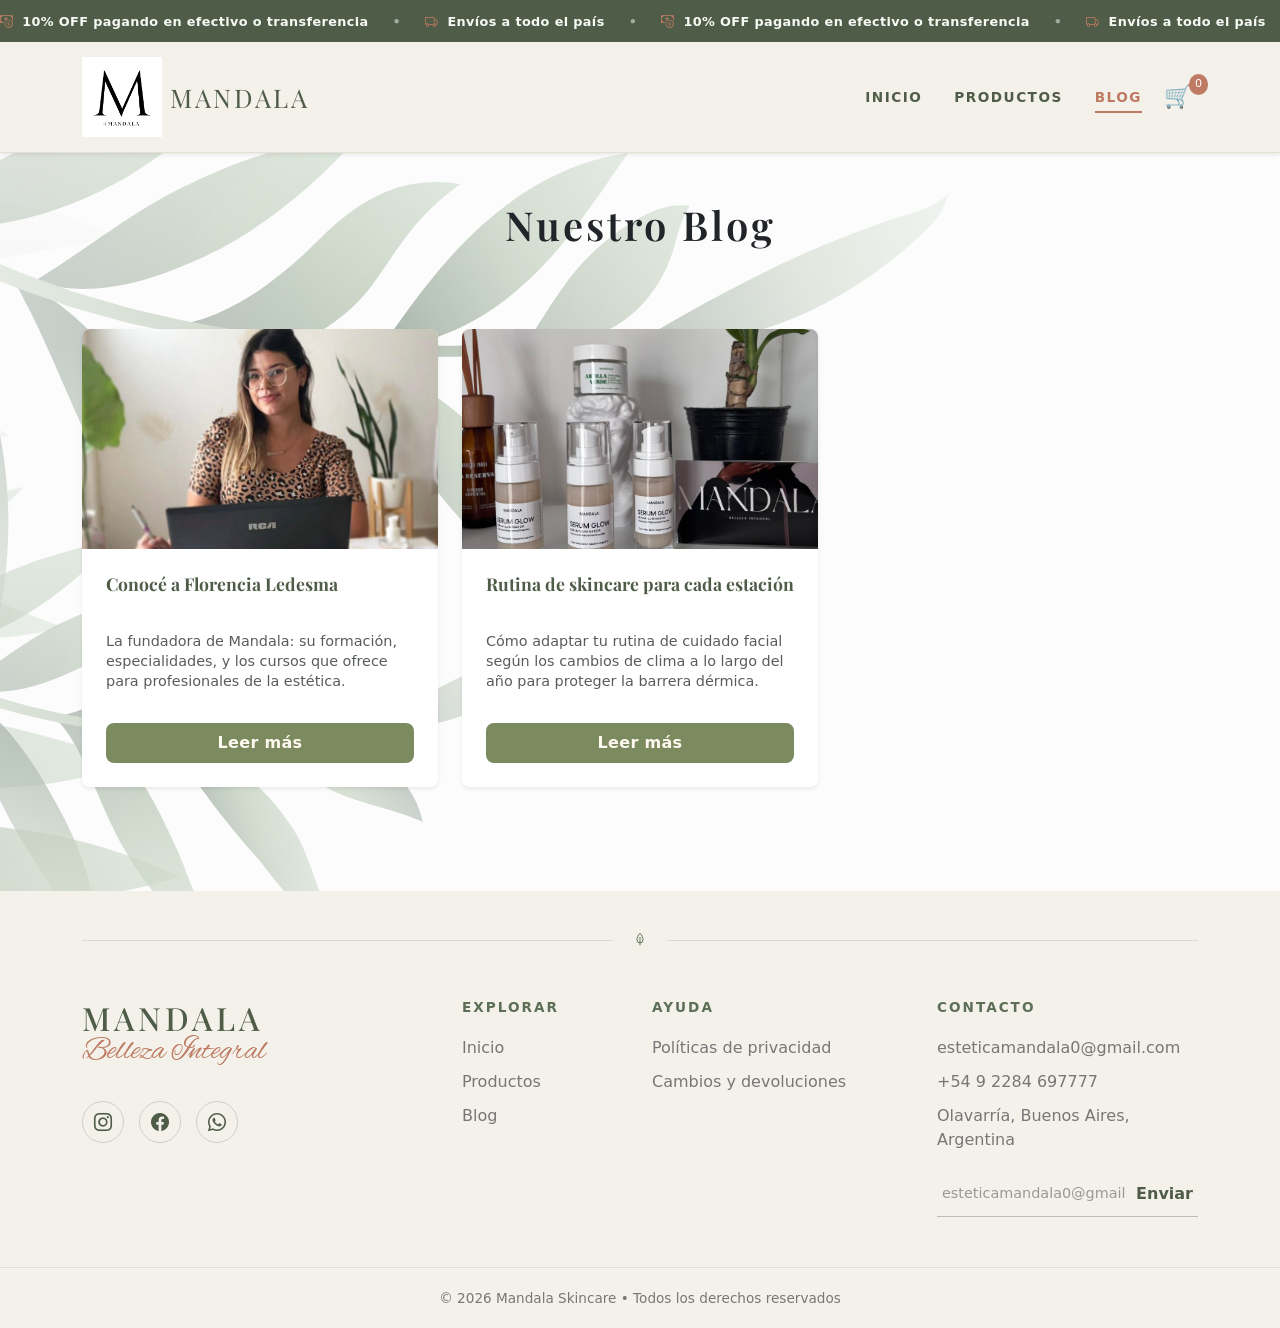
<file: blog.html>
<!DOCTYPE html>
<html lang="es">
<head>
    <meta charset="UTF-8">
    <meta name="viewport" content="width=device-width, initial-scale=1.0">
    <link href="https://fonts.googleapis.com/css2?family=Playfair+Display:wght@600&display=swap" rel="stylesheet">
    <link rel="stylesheet" href="https://cdn.jsdelivr.net/npm/bootstrap-icons@1.11.3/font/bootstrap-icons.min.css">
    <link href="https://fonts.googleapis.com/css2?family=Montserrat:wght@600&family=Alex+Brush&display=swap" rel="stylesheet">
    <title>Blog — Mandala Skincare</title>
    
    <!-- Bootstrap -->
    <link href="https://cdn.jsdelivr.net/npm/bootstrap@5.3.3/dist/css/bootstrap.min.css" rel="stylesheet">
    <!-- CSS propio -->
    <link rel="stylesheet" href="css/style.css">
</head>
<body>

    <div id="header"></div>

    <script>
    fetch("header.html")
        .then(response => response.text())
        .then(data => {
            const contenedorHeader = document.getElementById("header");
            contenedorHeader.innerHTML = data;

            contenedorHeader.querySelectorAll("script").forEach(scriptViejo => {
                const scriptNuevo = document.createElement("script");
                if (scriptViejo.src) {
                    scriptNuevo.src = scriptViejo.src;
                } else {
                    scriptNuevo.textContent = scriptViejo.textContent;
                }
                document.body.appendChild(scriptNuevo);
            });

            // El contador y el panel del carrito viven acá adentro (header.html);
            // ahora que ya existen, los actualizamos.
            if (typeof actualizarCarrito === "function") actualizarCarrito();
        });
    </script>

    <header class="py-5 text-center">
        <h1 class="titulo-bold text-dark" style="font-size: 2.5rem; font-family: 'Playfair Display', serif;">Nuestro Blog</h1>
    </header>

    <!-- REJILLA DE ARTÍCULOS CON ANIMACIONES INTEGRADAS -->
    <section class="container py-4">
        <div class="row row-cols-1 row-cols-sm-2 row-cols-lg-3 g-4 filas-animadas">

            <!-- Nota 1 -->
            <div class="col">
                <div class="card shadow-sm border-0 rounded-3 overflow-hidden h-100">
                    <div style="height: 220px; overflow: hidden;">
                        <img src="img/flora.jpeg" class="w-100 h-100 object-fit-cover">
                    </div>
                    <div class="card-body p-4 d-flex flex-column">
                        <h5 class="fw-bold mb-2" style="font-family: 'Playfair Display', serif; color: #4f5d48;">Conocé a Florencia Ledesma</h5>
                        <p class="text-muted small flex-grow-1">La fundadora de Mandala: su formación, especialidades, y los cursos que ofrece para profesionales de la estética.</p>
                        <a href="blog/florencia-ledesma.html" class="btn-mandala text-center d-block mt-3 py-2 text-decoration-none">Leer más</a>
                    </div>
                </div>
            </div>

            <!-- Nota 2 -->
            <div class="col">
                <div class="card shadow-sm border-0 rounded-3 overflow-hidden h-100">
                    <div style="height: 220px; overflow: hidden;">
                        <img src="img/iniciorutinas.jpeg" class="w-100 h-100 object-fit-cover">
                    </div>
                    <div class="card-body p-4 d-flex flex-column">
                        <h5 class="fw-bold mb-2" style="font-family: 'Playfair Display', serif; color: #4f5d48;">Rutina de skincare para cada estación</h5>
                        <p class="text-muted small flex-grow-1">Cómo adaptar tu rutina de cuidado facial según los cambios de clima a lo largo del año para proteger la barrera dérmica.</p>
                        <a href="blog/rutinas.html" class="btn-mandala text-center d-block mt-3 py-2 text-decoration-none">Leer más</a>
                    </div>
                </div>
            </div>

        </div>
    </section>

    <div id="footer"></div>

    <script>
    fetch("footer.html")
        .then(response => response.text())
        .then(data => {
            const contenedorFooter = document.getElementById("footer");
            contenedorFooter.innerHTML = data;

            contenedorFooter.querySelectorAll("script").forEach(scriptViejo => {
                const scriptNuevo = document.createElement("script");
                if (scriptViejo.src) {
                    scriptNuevo.src = scriptViejo.src;
                } else {
                    scriptNuevo.textContent = scriptViejo.textContent;
                }
                document.body.appendChild(scriptNuevo);
            });
        });
    </script>

    <script src="https://cdn.jsdelivr.net/npm/bootstrap@5.3.3/dist/js/bootstrap.bundle.min.js"></script>
    <script src="js/script.js?v=4"></script>
</body>
</html>
</file>
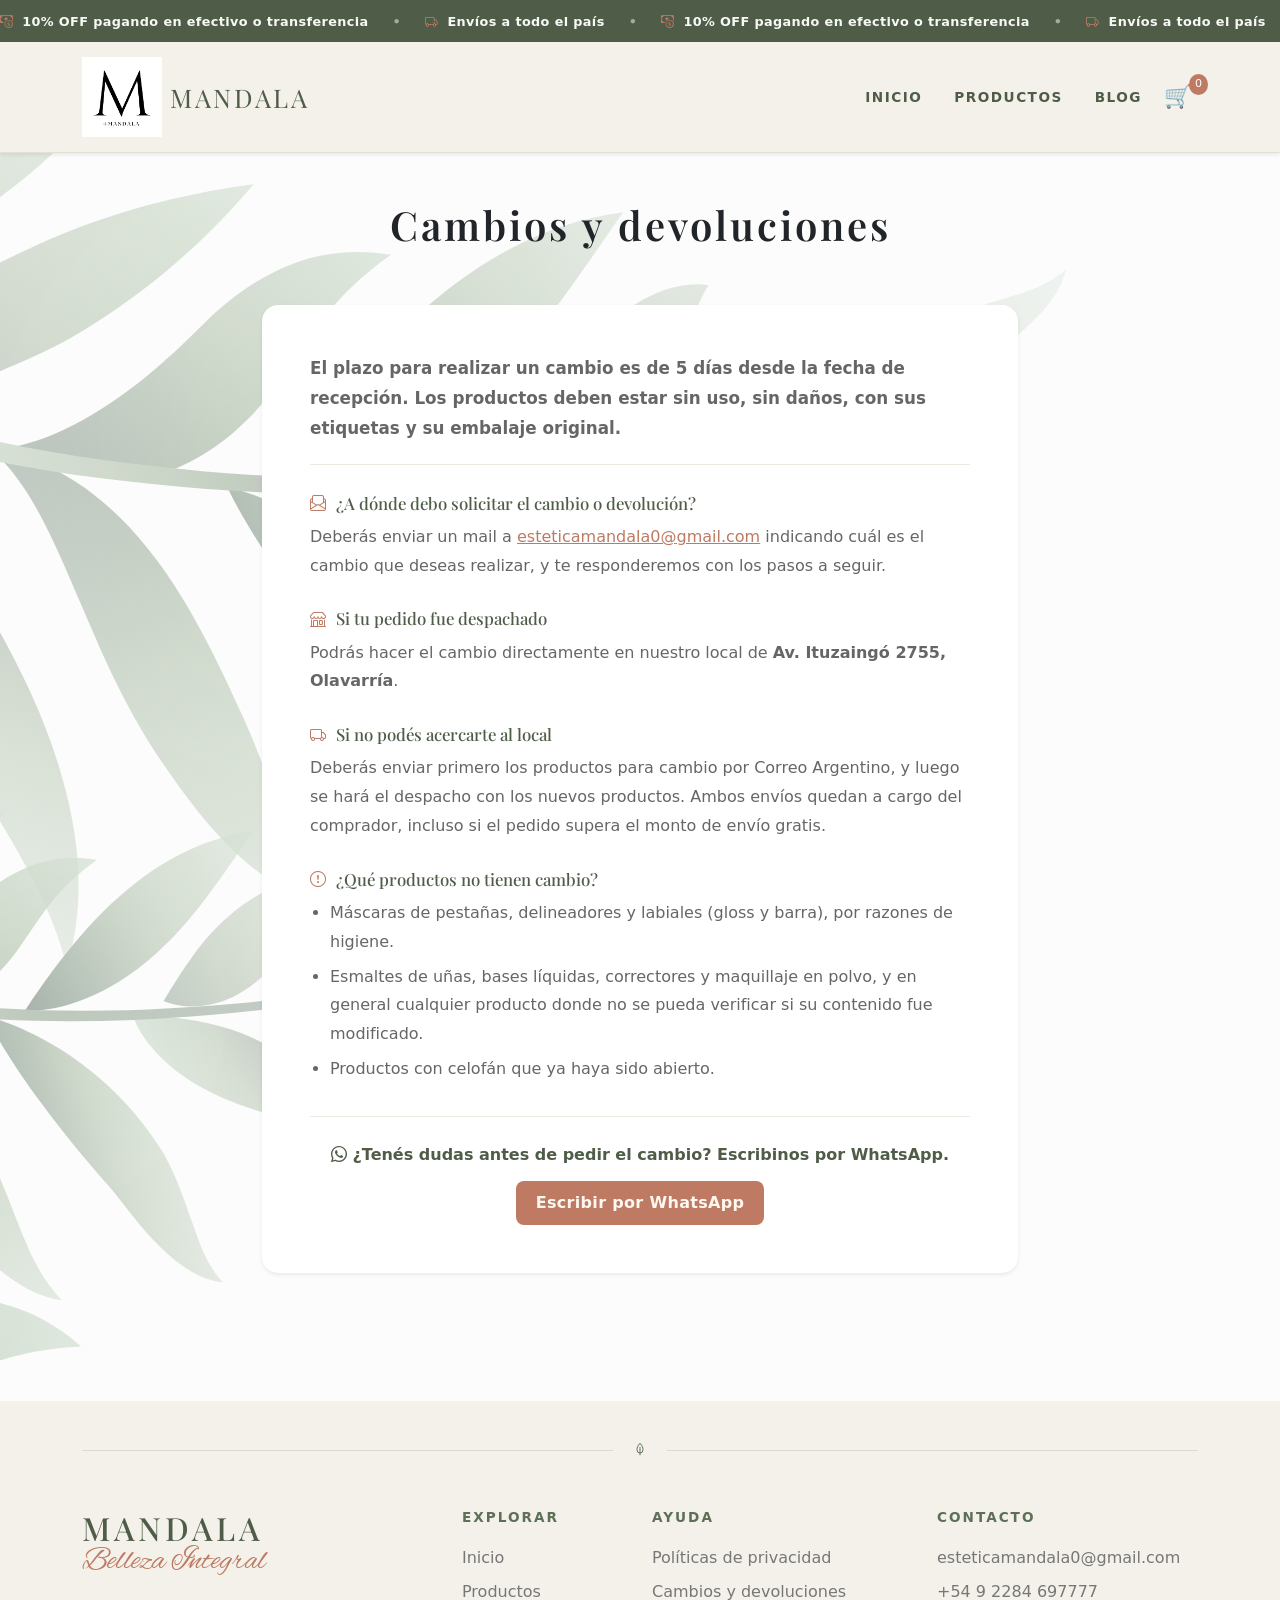
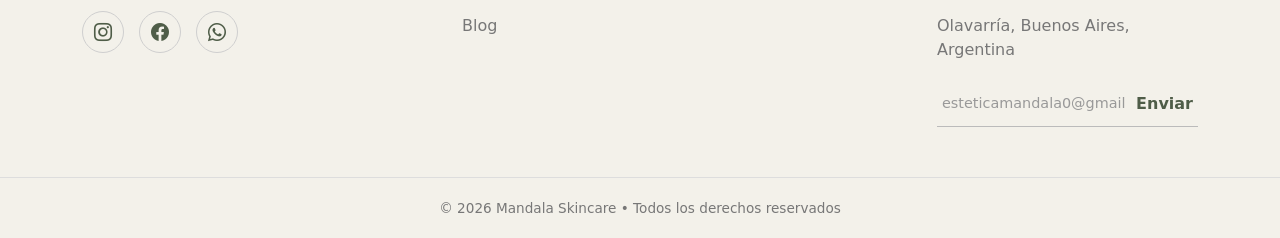
<file: cambios-y-devoluciones.html>
<!DOCTYPE html>
<html lang="es">
<head>
    <meta charset="UTF-8">
    <meta name="viewport" content="width=device-width, initial-scale=1.0">
    <link href="https://fonts.googleapis.com/css2?family=Playfair+Display:wght@600&display=swap" rel="stylesheet">
    <link rel="stylesheet" href="https://cdn.jsdelivr.net/npm/bootstrap-icons@1.11.3/font/bootstrap-icons.min.css">
    <link href="https://fonts.googleapis.com/css2?family=Montserrat:wght@600&family=Alex+Brush&display=swap" rel="stylesheet">
    <title>Cambios y devoluciones — Mandala Skincare</title>
    <meta name="description" content="Conocé cómo funcionan los cambios y devoluciones en Mandala Skincare: plazos, pasos a seguir y qué productos no tienen cambio.">

    <link rel="icon" href="data:,">

    <!-- Bootstrap -->
    <link href="https://cdn.jsdelivr.net/npm/bootstrap@5.3.3/dist/css/bootstrap.min.css" rel="stylesheet">
    <!-- CSS propio -->
    <link rel="stylesheet" href="css/style.css">
</head>
<body>

    <div id="header"></div>

    <script>
    fetch("header.html")
        .then(response => response.text())
        .then(data => {
            const contenedorHeader = document.getElementById("header");
            contenedorHeader.innerHTML = data;

            contenedorHeader.querySelectorAll("script").forEach(scriptViejo => {
                const scriptNuevo = document.createElement("script");
                if (scriptViejo.src) {
                    scriptNuevo.src = scriptViejo.src;
                } else {
                    scriptNuevo.textContent = scriptViejo.textContent;
                }
                document.body.appendChild(scriptNuevo);
            });

            if (typeof actualizarCarrito === "function") actualizarCarrito();
        });
    </script>

    <header class="py-5 text-center">
        <h1 class="titulo-bold text-dark" style="font-size: 2.5rem; font-family: 'Playfair Display', serif;">Cambios y devoluciones</h1>
    </header>

    <section class="container pb-5" style="max-width: 780px;">
        <div class="bg-white rounded-4 shadow-sm p-4 p-md-5 pagina-legal">

            <p class="pagina-legal-intro">
                El plazo para realizar un cambio es de <strong>5 días</strong> desde la fecha de recepción.
                Los productos deben estar sin uso, sin daños, con sus etiquetas y su embalaje original.
            </p>

            <h2><i class="bi bi-envelope-paper"></i> ¿A dónde debo solicitar el cambio o devolución?</h2>
            <p>
                Deberás enviar un mail a
                <a href="mailto:esteticamandala0@gmail.com">esteticamandala0@gmail.com</a>
                indicando cuál es el cambio que deseas realizar, y te responderemos con los pasos a seguir.
            </p>

            <h2><i class="bi bi-shop"></i> Si tu pedido fue despachado</h2>
            <p>
                Podrás hacer el cambio directamente en nuestro local de
                <strong>Av. Ituzaingó 2755, Olavarría</strong>.
            </p>

            <h2><i class="bi bi-truck"></i> Si no podés acercarte al local</h2>
            <p>
                Deberás enviar primero los productos para cambio por Correo Argentino, y luego se hará el
                despacho con los nuevos productos. Ambos envíos quedan a cargo del comprador, incluso si el
                pedido supera el monto de envío gratis.
            </p>

            <h2><i class="bi bi-exclamation-circle"></i> ¿Qué productos no tienen cambio?</h2>
            <ul class="pagina-legal-lista">
                <li>Máscaras de pestañas, delineadores y labiales (gloss y barra), por razones de higiene.</li>
                <li>Esmaltes de uñas, bases líquidas, correctores y maquillaje en polvo, y en general cualquier producto donde no se pueda verificar si su contenido fue modificado.</li>
                <li>Productos con celofán que ya haya sido abierto.</li>
            </ul>

            <div class="pagina-legal-contacto">
                <p class="mb-1"><i class="bi bi-whatsapp"></i> ¿Tenés dudas antes de pedir el cambio? Escribinos por WhatsApp.</p>
                <a href="https://wa.me/5492284697777" target="_blank" class="btn-contacto-legal d-inline-block mt-2">Escribir por WhatsApp</a>
            </div>

        </div>
    </section>

    <div id="footer"></div>

    <script>
    fetch("footer.html")
        .then(response => response.text())
        .then(data => {
            const contenedorFooter = document.getElementById("footer");
            contenedorFooter.innerHTML = data;

            contenedorFooter.querySelectorAll("script").forEach(scriptViejo => {
                const scriptNuevo = document.createElement("script");
                if (scriptViejo.src) {
                    scriptNuevo.src = scriptViejo.src;
                } else {
                    scriptNuevo.textContent = scriptViejo.textContent;
                }
                document.body.appendChild(scriptNuevo);
            });
        });
    </script>

    <script src="https://cdn.jsdelivr.net/npm/bootstrap@5.3.3/dist/js/bootstrap.bundle.min.js"></script>
    <script src="js/script.js?v=4"></script>
</body>
</html>
</file>
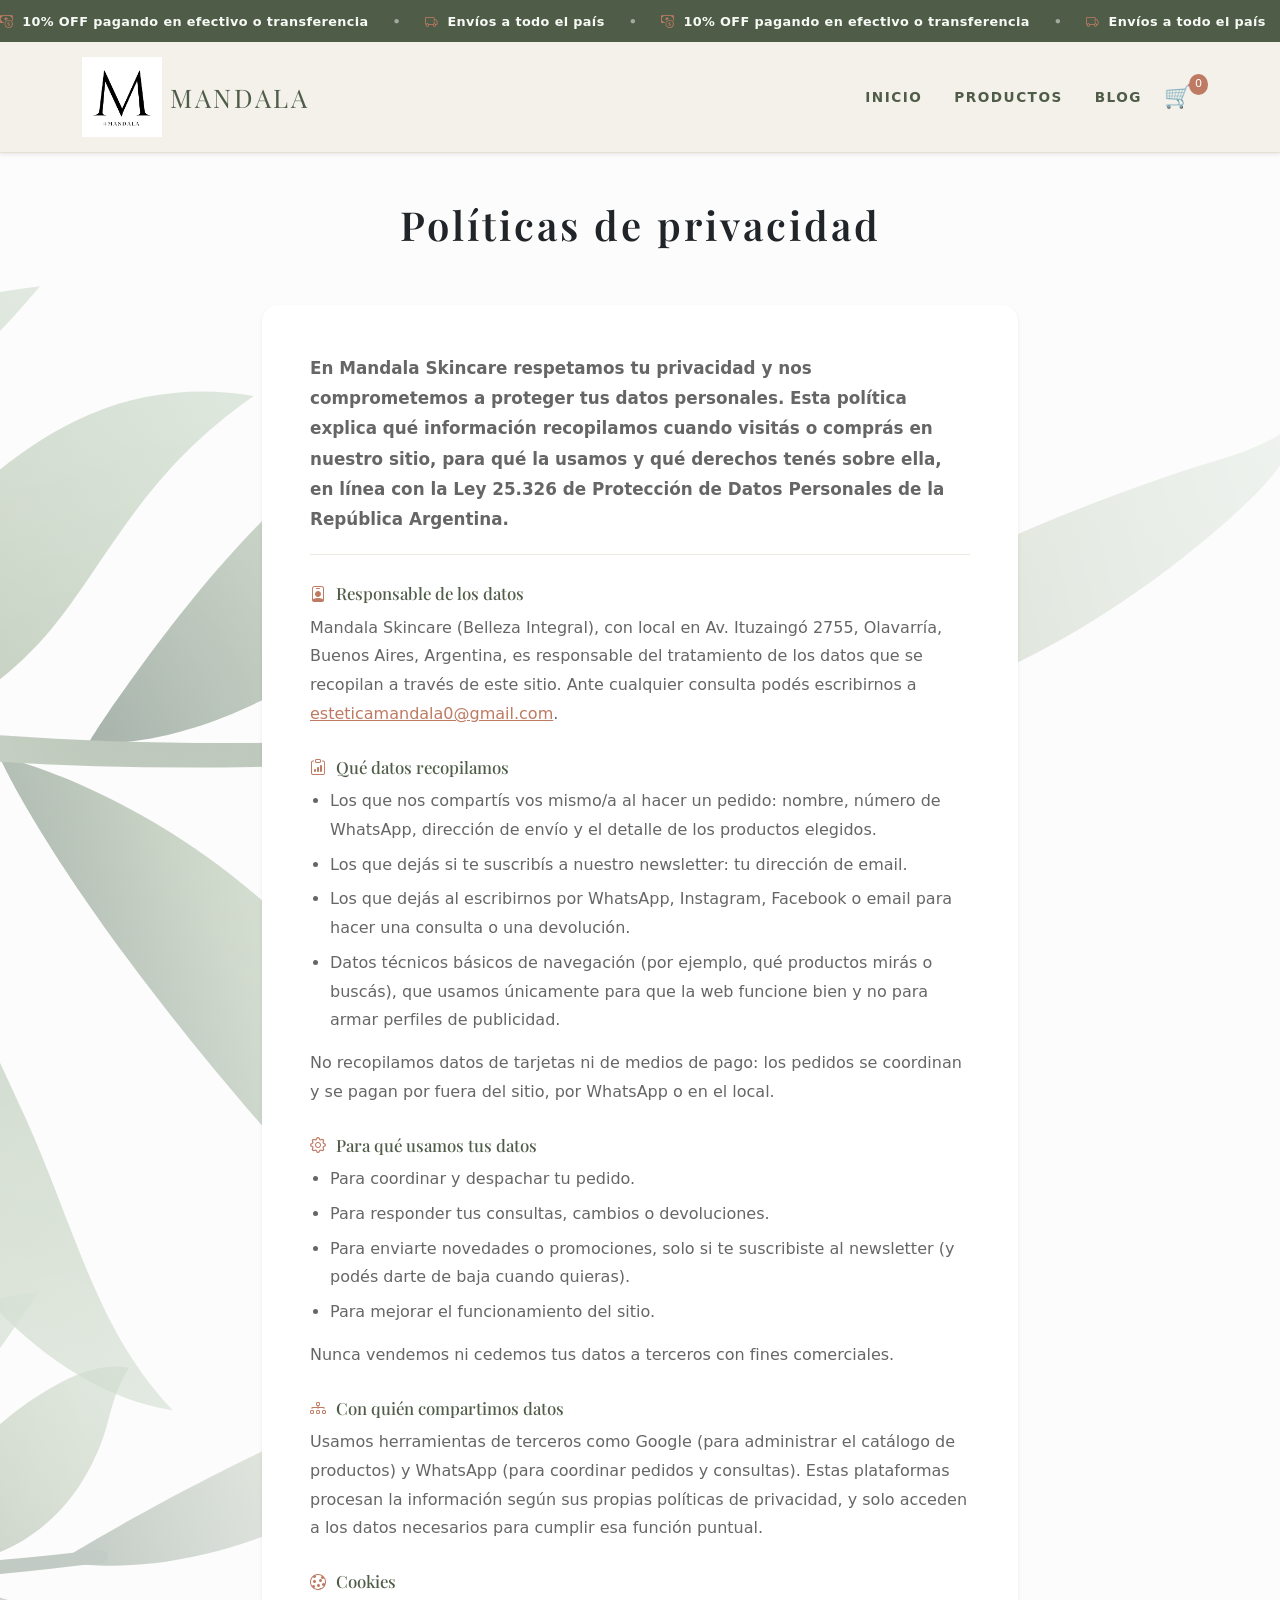
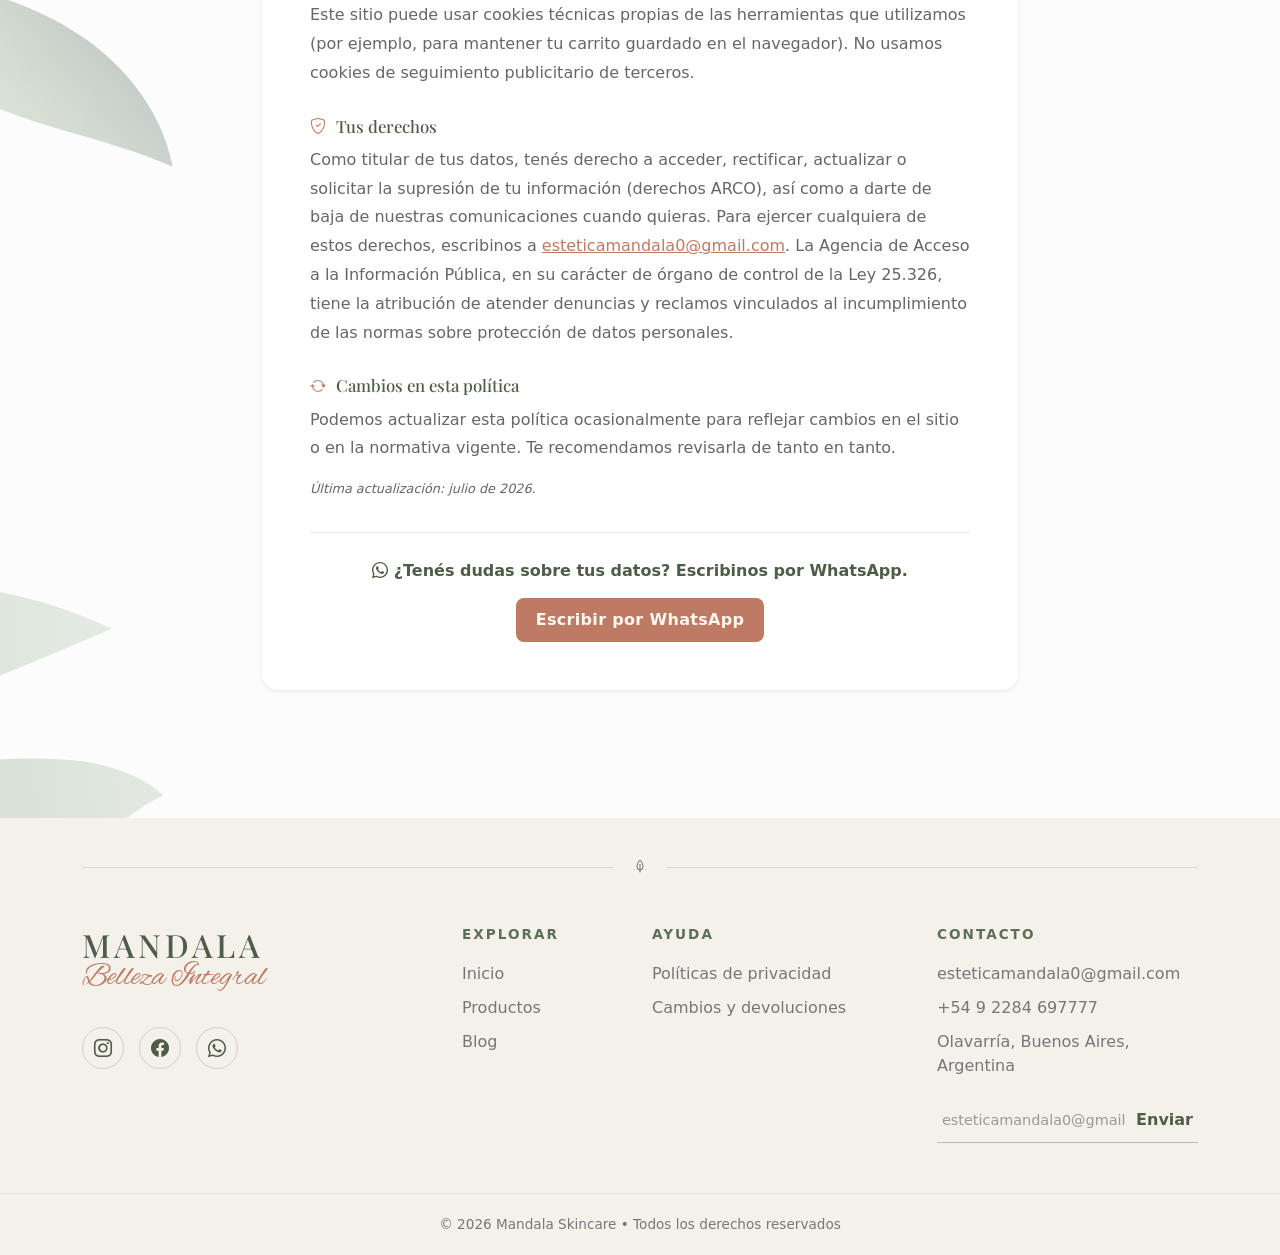
<file: politicas-privacidad.html>
<!DOCTYPE html>
<html lang="es">
<head>
    <meta charset="UTF-8">
    <meta name="viewport" content="width=device-width, initial-scale=1.0">
    <link href="https://fonts.googleapis.com/css2?family=Playfair+Display:wght@600&display=swap" rel="stylesheet">
    <link rel="stylesheet" href="https://cdn.jsdelivr.net/npm/bootstrap-icons@1.11.3/font/bootstrap-icons.min.css">
    <link href="https://fonts.googleapis.com/css2?family=Montserrat:wght@600&family=Alex+Brush&display=swap" rel="stylesheet">
    <title>Políticas de privacidad — Mandala Skincare</title>
    <meta name="description" content="Políticas de privacidad de Mandala Skincare: qué datos recopilamos, para qué los usamos y cómo podés ejercer tus derechos.">

    <link rel="icon" href="data:,">

    <!-- Bootstrap -->
    <link href="https://cdn.jsdelivr.net/npm/bootstrap@5.3.3/dist/css/bootstrap.min.css" rel="stylesheet">
    <!-- CSS propio -->
    <link rel="stylesheet" href="css/style.css">
</head>
<body>

    <div id="header"></div>

    <script>
    fetch("header.html")
        .then(response => response.text())
        .then(data => {
            const contenedorHeader = document.getElementById("header");
            contenedorHeader.innerHTML = data;

            contenedorHeader.querySelectorAll("script").forEach(scriptViejo => {
                const scriptNuevo = document.createElement("script");
                if (scriptViejo.src) {
                    scriptNuevo.src = scriptViejo.src;
                } else {
                    scriptNuevo.textContent = scriptViejo.textContent;
                }
                document.body.appendChild(scriptNuevo);
            });

            if (typeof actualizarCarrito === "function") actualizarCarrito();
        });
    </script>

    <header class="py-5 text-center">
        <h1 class="titulo-bold text-dark" style="font-size: 2.5rem; font-family: 'Playfair Display', serif;">Políticas de privacidad</h1>
    </header>

    <section class="container pb-5" style="max-width: 780px;">
        <div class="bg-white rounded-4 shadow-sm p-4 p-md-5 pagina-legal">

            <p class="pagina-legal-intro">
                En Mandala Skincare respetamos tu privacidad y nos comprometemos a proteger tus datos
                personales. Esta política explica qué información recopilamos cuando visitás o comprás en
                nuestro sitio, para qué la usamos y qué derechos tenés sobre ella, en línea con la
                Ley 25.326 de Protección de Datos Personales de la República Argentina.
            </p>

            <h2><i class="bi bi-person-badge"></i> Responsable de los datos</h2>
            <p>
                Mandala Skincare (Belleza Integral), con local en Av. Ituzaingó 2755, Olavarría,
                Buenos Aires, Argentina, es responsable del tratamiento de los datos que se recopilan a
                través de este sitio. Ante cualquier consulta podés escribirnos a
                <a href="mailto:esteticamandala0@gmail.com">esteticamandala0@gmail.com</a>.
            </p>

            <h2><i class="bi bi-clipboard-data"></i> Qué datos recopilamos</h2>
            <ul class="pagina-legal-lista">
                <li>Los que nos compartís vos mismo/a al hacer un pedido: nombre, número de WhatsApp, dirección de envío y el detalle de los productos elegidos.</li>
                <li>Los que dejás si te suscribís a nuestro newsletter: tu dirección de email.</li>
                <li>Los que dejás al escribirnos por WhatsApp, Instagram, Facebook o email para hacer una consulta o una devolución.</li>
                <li>Datos técnicos básicos de navegación (por ejemplo, qué productos mirás o buscás), que usamos únicamente para que la web funcione bien y no para armar perfiles de publicidad.</li>
            </ul>
            <p>No recopilamos datos de tarjetas ni de medios de pago: los pedidos se coordinan y se pagan por fuera del sitio, por WhatsApp o en el local.</p>

            <h2><i class="bi bi-gear"></i> Para qué usamos tus datos</h2>
            <ul class="pagina-legal-lista">
                <li>Para coordinar y despachar tu pedido.</li>
                <li>Para responder tus consultas, cambios o devoluciones.</li>
                <li>Para enviarte novedades o promociones, solo si te suscribiste al newsletter (y podés darte de baja cuando quieras).</li>
                <li>Para mejorar el funcionamiento del sitio.</li>
            </ul>
            <p>Nunca vendemos ni cedemos tus datos a terceros con fines comerciales.</p>

            <h2><i class="bi bi-diagram-3"></i> Con quién compartimos datos</h2>
            <p>
                Usamos herramientas de terceros como Google (para administrar el catálogo de productos)
                y WhatsApp (para coordinar pedidos y consultas). Estas plataformas procesan la información
                según sus propias políticas de privacidad, y solo acceden a los datos necesarios para
                cumplir esa función puntual.
            </p>

            <h2><i class="bi bi-cookie"></i> Cookies</h2>
            <p>
                Este sitio puede usar cookies técnicas propias de las herramientas que utilizamos
                (por ejemplo, para mantener tu carrito guardado en el navegador). No usamos cookies de
                seguimiento publicitario de terceros.
            </p>

            <h2><i class="bi bi-shield-check"></i> Tus derechos</h2>
            <p>
                Como titular de tus datos, tenés derecho a acceder, rectificar, actualizar o solicitar la
                supresión de tu información (derechos ARCO), así como a darte de baja de nuestras
                comunicaciones cuando quieras. Para ejercer cualquiera de estos derechos, escribinos a
                <a href="mailto:esteticamandala0@gmail.com">esteticamandala0@gmail.com</a>.
                La Agencia de Acceso a la Información Pública, en su carácter de órgano de control de la
                Ley 25.326, tiene la atribución de atender denuncias y reclamos vinculados al incumplimiento
                de las normas sobre protección de datos personales.
            </p>

            <h2><i class="bi bi-arrow-repeat"></i> Cambios en esta política</h2>
            <p>
                Podemos actualizar esta política ocasionalmente para reflejar cambios en el sitio o en la
                normativa vigente. Te recomendamos revisarla de tanto en tanto.
            </p>

            <p class="pagina-legal-fecha">Última actualización: julio de 2026.</p>

            <div class="pagina-legal-contacto">
                <p class="mb-1"><i class="bi bi-whatsapp"></i> ¿Tenés dudas sobre tus datos? Escribinos por WhatsApp.</p>
                <a href="https://wa.me/5492284697777" target="_blank" class="btn-contacto-legal d-inline-block mt-2">Escribir por WhatsApp</a>
            </div>

        </div>
    </section>

    <div id="footer"></div>

    <script>
    fetch("footer.html")
        .then(response => response.text())
        .then(data => {
            const contenedorFooter = document.getElementById("footer");
            contenedorFooter.innerHTML = data;

            contenedorFooter.querySelectorAll("script").forEach(scriptViejo => {
                const scriptNuevo = document.createElement("script");
                if (scriptViejo.src) {
                    scriptNuevo.src = scriptViejo.src;
                } else {
                    scriptNuevo.textContent = scriptViejo.textContent;
                }
                document.body.appendChild(scriptNuevo);
            });
        });
    </script>

    <script src="https://cdn.jsdelivr.net/npm/bootstrap@5.3.3/dist/js/bootstrap.bundle.min.js"></script>
    <script src="js/script.js?v=4"></script>
</body>
</html>
</file>
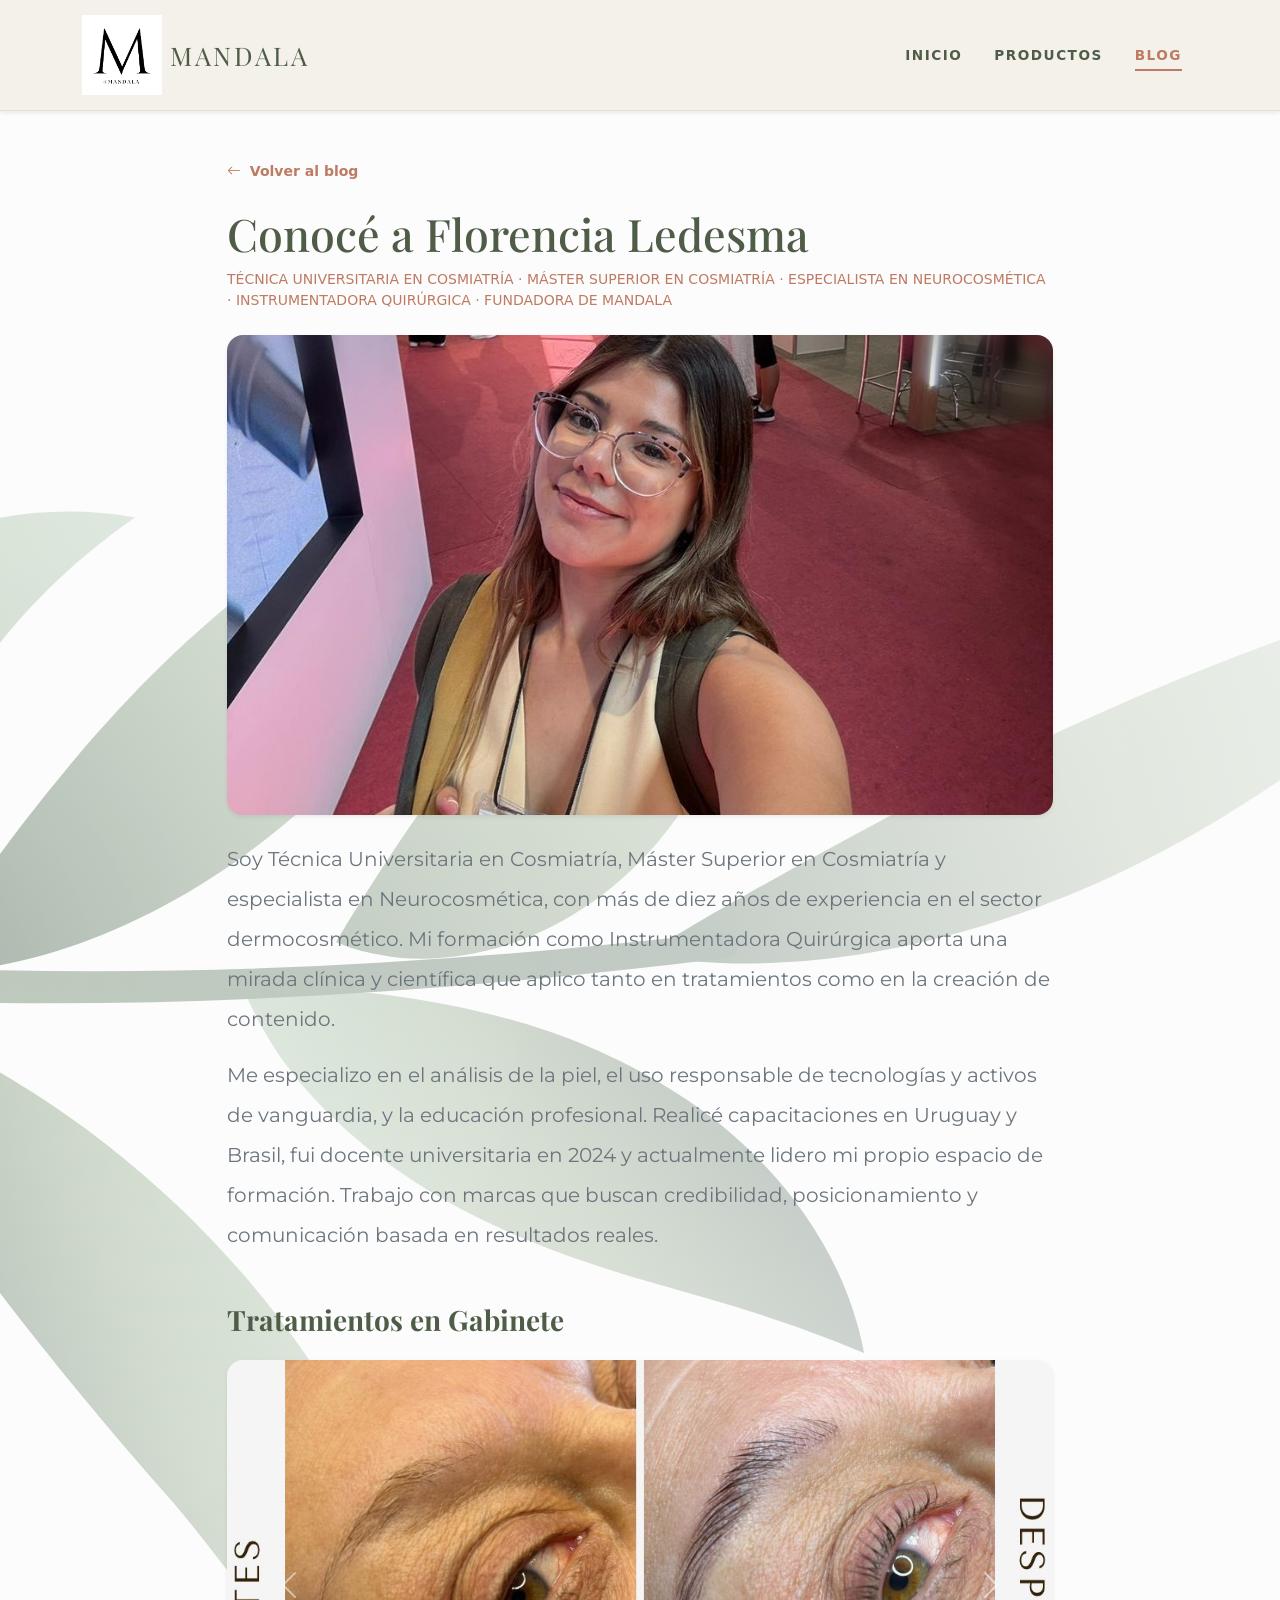
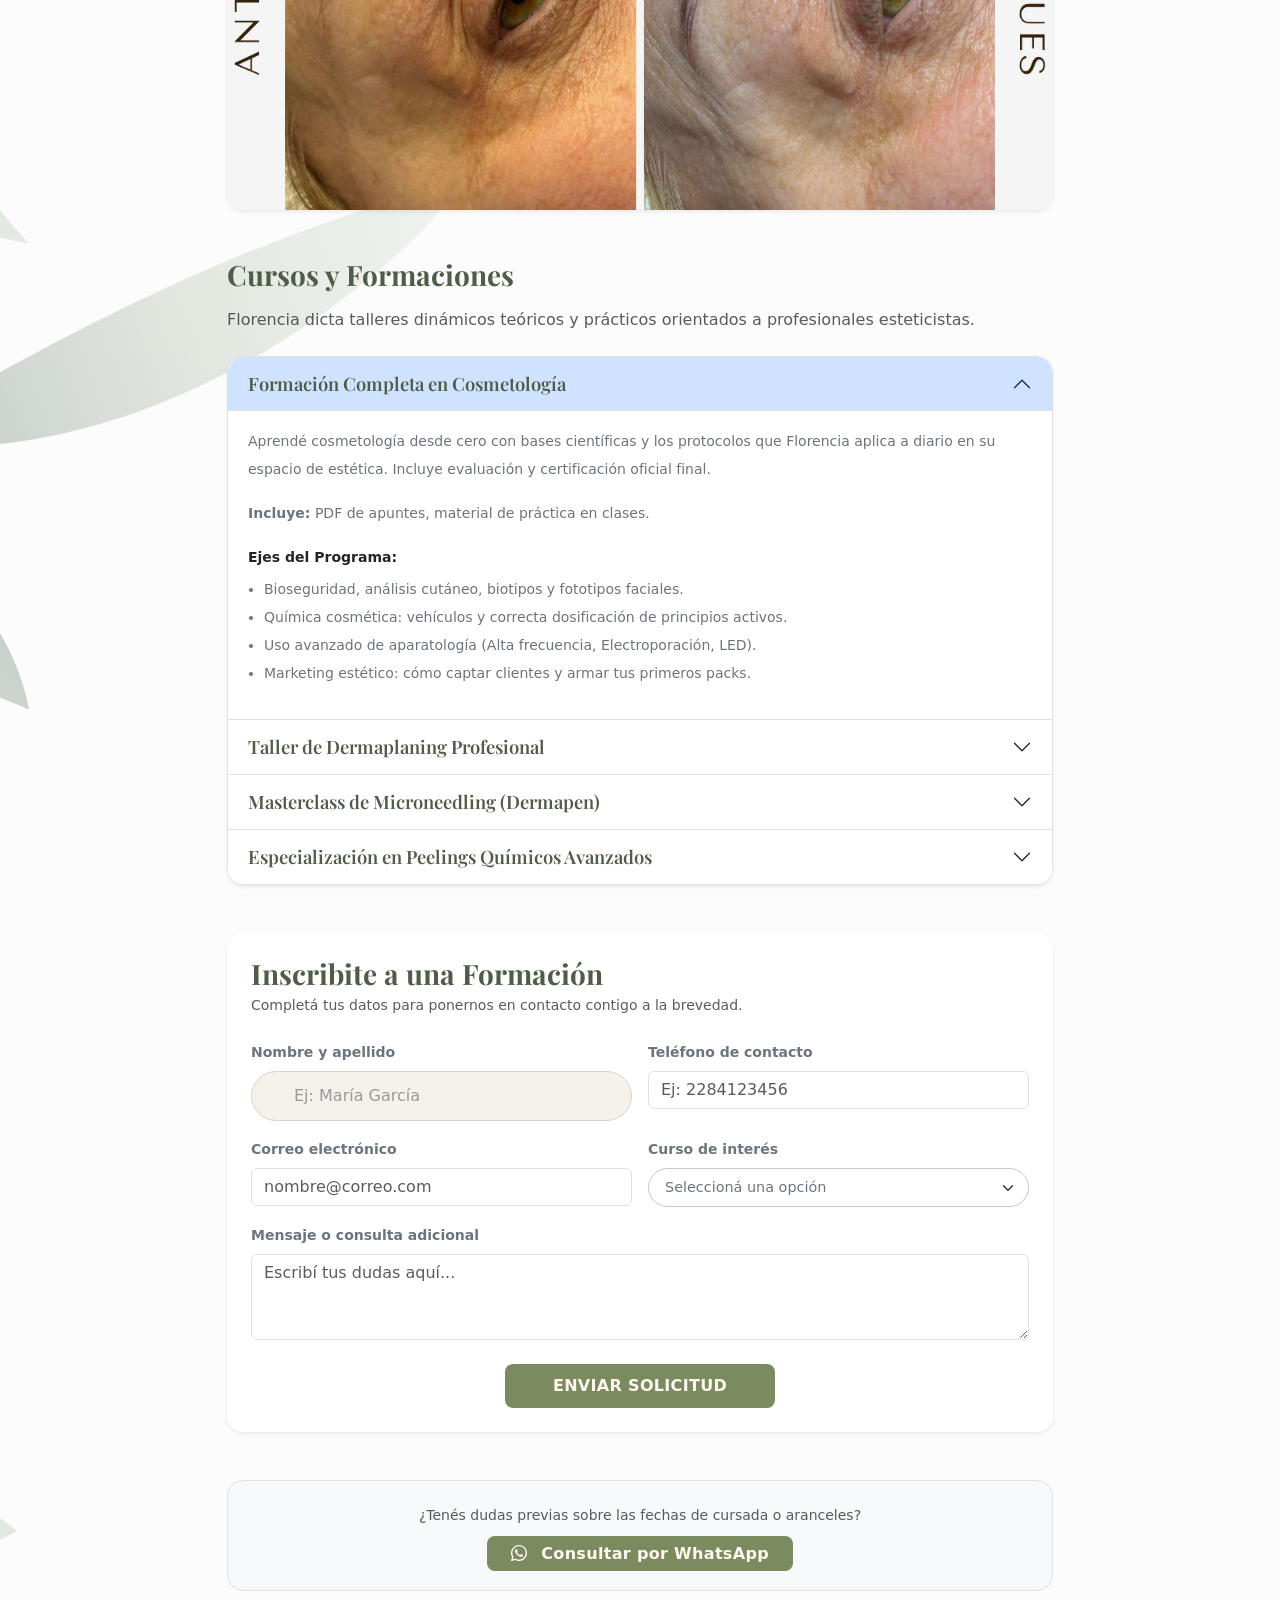
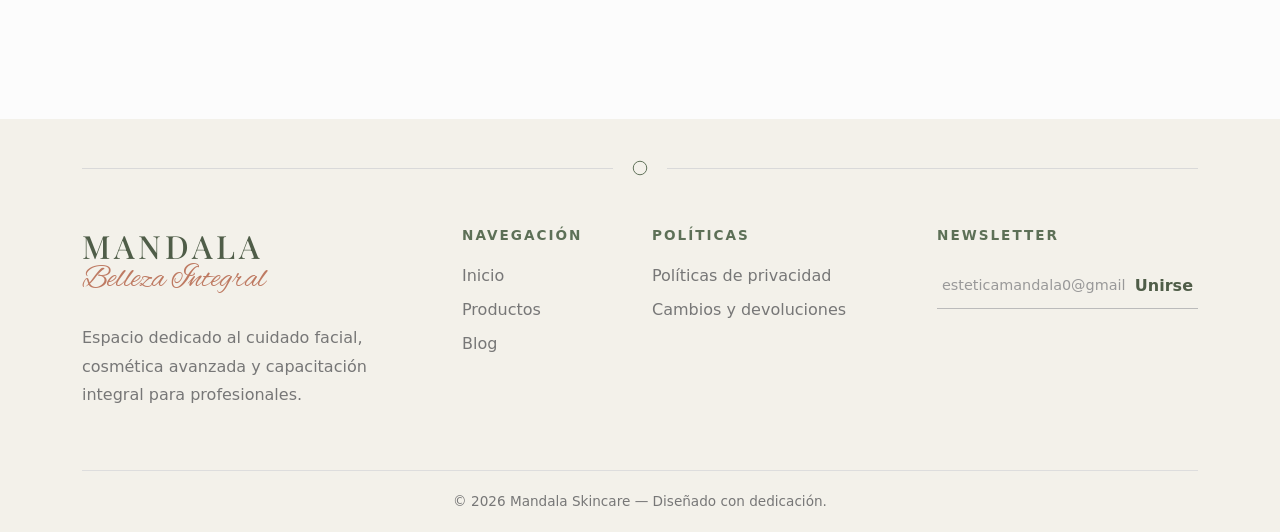
<file: blog/florencia-ledesma.html>
<!DOCTYPE html>
<html lang="es">
<head>
    <meta charset="UTF-8">
    <meta name="viewport" content="width=device-width, initial-scale=1.0">
    <link href="https://fonts.googleapis.com/css2?family=Playfair+Display:wght@600&display=swap" rel="stylesheet">
    <link rel="stylesheet" href="https://cdn.jsdelivr.net/npm/bootstrap-icons@1.11.3/font/bootstrap-icons.min.css">
    <link href="https://fonts.googleapis.com/css2?family=Montserrat:wght@400;600;700&family=Alex+Brush&display=swap" rel="stylesheet">
    <title>Conocé a Florencia Ledesma — Mandala Skincare</title>
    
    <!-- Bootstrap -->
    <link href="https://cdn.jsdelivr.net/npm/bootstrap@5.3.3/dist/css/bootstrap.min.css" rel="stylesheet">
    <!-- CSS propio -->
    <link rel="stylesheet" href="../css/style.css">
</head>
<body>

    <!-- MENÚ DE NAVEGACIÓN INSTITUCIONAL -->
    <nav class="navbar navbar-expand-lg navbar-light navbar-mandala shadow-sm sticky-top">
        <div class="container">
            <a class="navbar-brand d-flex align-items-center" href="../index.html">
                <img src="../img/logo-mandala.jpg" alt="Mandala Belleza Integral" height="80">
                <span class="ms-2 logo-text">MANDALA</span>
            </a>
            <button class="navbar-toggler" data-bs-toggle="collapse" data-bs-target="#menu">
                <span class="navbar-toggler-icon"></span>
            </button>
            <div class="collapse navbar-collapse" id="menu">
                <ul class="navbar-nav ms-auto">
                    <li class="nav-item"><a class="nav-link" href="../index.html">Inicio</a></li>
                    <li class="nav-item"><a class="nav-link" href="../productos.html">Productos</a></li>
                    <li class="nav-item"><a class="nav-link active" href="../blog.html">Blog</a></li>
                </ul>
            </div>
        </div>
    </nav>

    <!-- CUERPO DE LA NOTA -->
    <article class="container py-5" style="max-width: 850px;">
        <div class="mb-4">
            <a href="../blog.html" class="text-decoration-none fw-semibold small" style="color: #be7a62;">
                <i class="bi bi-arrow-left me-1"></i> Volver al blog
            </a>
        </div>

        <h1 class="mb-2" style="font-family: 'Playfair Display', serif; color: #4f5d48; font-size: 2.8rem;">Conocé a Florencia Ledesma</h1>
        <p class="text-muted fw-medium small mb-4 tracking-wide text-uppercase" style="color: #be7a62 !important;">
            Técnica Universitaria en Cosmiatría · Máster Superior en Cosmiatría · Especialista en Neurocosmética · Instrumentadora Quirúrgica · Fundadora de Mandala
        </p>

        <div class="rounded-4 overflow-hidden shadow-sm mb-4">
            <img src="../img/fotoFlor.jpg" class="w-100 object-fit-cover" style="max-height: 480px;" alt="Florencia Ledesma">
        </div>

        <div class="lh-lg text-secondary my-4 fs-5" style="font-family: 'Montserrat', sans-serif; font-weight: 400;">
            <p>
                Soy Técnica Universitaria en Cosmiatría, Máster Superior en Cosmiatría y especialista en Neurocosmética,
                con más de diez años de experiencia en el sector dermocosmético. Mi formación como Instrumentadora
                Quirúrgica aporta una mirada clínica y científica que aplico tanto en tratamientos como en la creación
                de contenido.
            </p>
            <p>
                Me especializo en el análisis de la piel, el uso responsable de tecnologías y activos de vanguardia,
                y la educación profesional. Realicé capacitaciones en Uruguay y Brasil, fui docente universitaria
                en 2024 y actualmente lidero mi propio espacio de formación. Trabajo con marcas que buscan
                credibilidad, posicionamiento y comunicación basada en resultados reales.
            </p>
        </div>

        <!-- SECCIÓN DE TRATAMIENTOS -->
        <h3 class="mt-5 mb-4 fw-bold" style="font-family: 'Playfair Display', serif; color: #4f5d48;">Tratamientos en Gabinete</h3>
        
        <div id="carruselTratamientos" class="carousel slide shadow-sm rounded-4 overflow-hidden mb-5" data-bs-ride="carousel">
            <div class="carousel-inner" style="background-color: #F7F4EC;">
                <div class="carousel-item active">
                    <img src="../img/tratamiento2.jpeg" class="d-block w-100 object-fit-cover" style="height: 450px;">
                </div>
                <div class="carousel-item">
                    <img src="../img/tratamiento3.jpeg" class="d-block w-100 object-fit-cover" style="height: 450px;">
                </div>
                <div class="carousel-item">
                    <img src="../img/tratamiento4.jpeg" class="d-block w-100 object-fit-cover" style="height: 450px;">
                </div>
            </div>
            <button class="carousel-control-prev" type="button" data-bs-target="#carruselTratamientos" data-bs-slide="prev">
                <span class="carousel-control-prev-icon" aria-hidden="true"></span>
            </button>
            <button class="carousel-control-next" type="button" data-bs-target="#carruselTratamientos" data-bs-slide="next">
                <span class="carousel-control-next-icon" aria-hidden="true"></span>
            </button>
        </div>

        <!-- ACORDEÓN DE CURSOS (Mismo lenguaje visual limpio) -->
        <h3 class="mt-5 mb-3 fw-bold" style="font-family: 'Playfair Display', serif; color: #4f5d48;">Cursos y Formaciones</h3>
        <p class="text-muted mb-4">Florencia dicta talleres dinámicos teóricos y prácticos orientados a profesionales esteticistas.</p>

        <div class="accordion accordion-flush border rounded-4 overflow-hidden shadow-sm bg-white mb-5" id="acordeonCursos">

            <!-- Curso 1 -->
            <div class="accordion-item border-bottom">
                <h2 class="accordion-header">
                    <button class="accordion-button fw-semibold py-3" style="color: #4f5d48; font-family: 'Playfair Display', serif; font-size: 1.15rem;" type="button" data-bs-toggle="collapse" data-bs-target="#curso1">
                        Formación Completa en Cosmetología
                    </button>
                </h2>
                <div id="curso1" class="accordion-collapse collapse show" data-bs-parent="#acordeonCursos">
                    <div class="accordion-body text-secondary small lh-lg">
                        <p>Aprendé cosmetología desde cero con bases científicas y los protocolos que Florencia aplica a diario en su espacio de estética. Incluye evaluación y certificación oficial final.</p>
                        <p class="mb-1"><strong>Incluye:</strong> PDF de apuntes, material de práctica en clases.</p>
                        <strong class="d-block mt-3 text-dark">Ejes del Programa:</strong>
                        <ul class="ps-3 mt-1">
                            <li>Bioseguridad, análisis cutáneo, biotipos y fototipos faciales.</li>
                            <li>Química cosmética: vehículos y correcta dosificación de principios activos.</li>
                            <li>Uso avanzado de aparatología (Alta frecuencia, Electroporación, LED).</li>
                            <li>Marketing estético: cómo captar clientes y armar tus primeros packs.</li>
                        </ul>
                    </div>
                </div>
            </div>

            <!-- Curso 2 -->
            <div class="accordion-item border-bottom">
                <h2 class="accordion-header">
                    <button class="accordion-button collapsed fw-semibold py-3" style="color: #4f5d48; font-family: 'Playfair Display', serif; font-size: 1.15rem;" type="button" data-bs-toggle="collapse" data-bs-target="#curso2">
                        Taller de Dermaplaning Profesional
                    </button>
                </h2>
                <div id="curso2" class="accordion-collapse collapse" data-bs-parent="#acordeonCursos">
                    <div class="accordion-body text-secondary small lh-lg">
                        <p>Especialización en exfoliación mecánica controlada por bisturí para renovar y dar luminosidad instantánea a la piel.</p>
                        <p><strong>Temario:</strong> Indicaciones, maniobras seguras, combinaciones efectivas con peelings químicos y cuidados post-tratamiento inmediatos.</p>
                    </div>
                </div>
            </div>

            <!-- Curso 3 -->
            <div class="accordion-item border-bottom">
                <h2 class="accordion-header">
                    <button class="accordion-button collapsed fw-semibold py-3" style="color: #4f5d48; font-family: 'Playfair Display', serif; font-size: 1.15rem;" type="button" data-bs-toggle="collapse" data-bs-target="#curso3">
                        Masterclass de Microneedling (Dermapen)
                    </button>
                </h2>
                <div id="curso3" class="accordion-collapse collapse" data-bs-parent="#acordeonCursos">
                    <div class="accordion-body text-secondary small lh-lg">
                        <p>Dominá la técnica de inducción de colágeno para arrugas, secuelas de acné, hiperpigmentaciones y rejuvenecimiento no invasivo.</p>
                        <p><strong>Puntos clave:</strong> Elección idónea de cartuchos, profundidades de trabajo seguro por cuadrante facial, BB Lips y mesoterapia capilar.</p>
                    </div>
                </div>
            </div>

            <!-- Curso 4 -->
            <div class="accordion-item">
                <h2 class="accordion-header">
                    <button class="accordion-button collapsed fw-semibold py-3" style="color: #4f5d48; font-family: 'Playfair Display', serif; font-size: 1.15rem;" type="button" data-bs-toggle="collapse" data-bs-target="#curso4">
                        Especialización en Peelings Químicos Avanzados
                    </button>
                </h2>
                <div id="curso4" class="accordion-collapse collapse" data-bs-parent="#acordeonCursos">
                    <div class="accordion-body text-secondary small lh-lg">
                        <p>Comprensión absoluta sobre la regulación del pH, el pKa y las concentraciones ideales de ácidos (AHA, BHA, PHA) para tratar de manera exitosa melasmas y fotoenvejecimiento cutáneo sin desestabilizar la barrera protectora de la piel.</p>
                    </div>
                </div>
            </div>

        </div>

        <!-- FORMULARIO INTEGRADO CON ESTILOS CSS -->
        <div class="card p-4 border-0 rounded-4 shadow-sm bg-white" id="inscripcion">
            <h3 class="fw-bold mb-1" style="font-family: 'Playfair Display', serif; color: #4f5d48;">Inscribite a una Formación</h3>
            <p class="text-muted small mb-4">Completá tus datos para ponernos en contacto contigo a la brevedad.</p>

            <form id="formInscripcion" class="row g-3">
                <div class="col-md-6">
                    <label class="form-label small fw-semibold text-secondary" for="nombreInscripcion">Nombre y apellido</label>
                    <input type="text" class="form-control" id="nombreInscripcion" required placeholder="Ej: María García">
                </div>
                <div class="col-md-6">
                    <label class="form-label small fw-semibold text-secondary" for="telefonoInscripcion">Teléfono de contacto</label>
                    <input type="tel" class="form-control" id="telefonoInscripcion" required placeholder="Ej: 2284123456">
                </div>
                <div class="col-md-6">
                    <label class="form-label small fw-semibold text-secondary" for="emailInscripcion">Correo electrónico</label>
                    <input type="email" class="form-control" id="emailInscripcion" placeholder="nombre@correo.com">
                </div>
                <div class="col-md-6">
                    <label class="form-label small fw-semibold text-secondary" for="cursoInscripcion">Curso de interés</label>
                    <select class="form-select border-secondary-subtle rounded-pill px-3 py-2 text-secondary" id="cursoInscripcion" required style="font-size: 0.9rem;">
                        <option value="" selected disabled>Seleccioná una opción</option>
                        <option>Formación en Cosmetología</option>
                        <option>Taller de Dermaplaning para profesionales</option>
                        <option>Masterclass de Microneedling</option>
                        <option>Especialización en Peelings Químicos y Despigmentación</option>
                    </select>
                </div>
                <div class="col-12">
                    <label class="form-label small fw-semibold text-secondary" for="comentarioInscripcion">Mensaje o consulta adicional</label>
                    <textarea class="form-control" id="comentarioInscripcion" rows="3" placeholder="Escribí tus dudas aquí..."></textarea>
                </div>
                <div class="col-12 text-center mt-4">
                    <button type="submit" class="btn-mandala px-5 py-2.5 text-uppercase tracking-wider fs-7 fw-bold">Enviar Solicitud</button>
                </div>
            </form>
        </div>

        <div class="text-center mt-5 bg-light p-4 rounded-4 border">
            <p class="text-muted small mb-3">¿Tenés dudas previas sobre las fechas de cursada o aranceles?</p>
            <a href="https://wa.me/5492284697777" target="_blank" class="btn-mandala text-decoration-none px-4 py-2">
                <i class="bi bi-whatsapp me-2"></i> Consultar por WhatsApp
            </a>
        </div>
    </article>

    <!-- FOOTER INSTITUCIONAL COMPLETO MANDALA -->
    <footer class="footer-mandala">
        <div class="container">
            <div class="footer-divider">
                <span></span>
                <svg xmlns="http://www.w3.org/2000/svg" viewBox="0 0 24 24"><path d="M12 21a9 9 0 1 0 0-18 9 9 0 0 0 0 18z"/></svg>
                <span></span>
            </div>
            <div class="row g-4 text-start">
                <div class="col-md-4">
                    <h2 class="footer-logo">MANDALA</h2>
                    <div class="footer-subtitulo">Belleza Integral</div>
                    <p class="footer-texto">Espacio dedicado al cuidado facial, cosmética avanzada y capacitación integral para profesionales.</p>
                </div>
                <div class="col-md-2">
                    <h5>Navegación</h5>
                    <a href="../index.html">Inicio</a>
                    <a href="../productos.html">Productos</a>
                    <a href="../blog.html">Blog</a>
                </div>
                <div class="col-md-3">
                    <h5>Políticas</h5>
                    <a href="../politicas-privacidad.html">Políticas de privacidad</a>
                    <a href="../cambios-y-devoluciones.html">Cambios y devoluciones</a>
                </div>
                <div class="col-md-3">
                    <h5>Newsletter</h5>
                    <div class="footer-news">
                        <input type="email" placeholder="esteticamandala0@gmail.com">
                        <button type="button">Unirse</button>
                    </div>
                </div>
            </div>
            <div class="footer-copy">
                © 2026 Mandala Skincare — Diseñado con dedicación.
            </div>
        </div>
    </footer>

    <!-- Script de Envío Automatizado -->
    <script>
        document.getElementById("formInscripcion").addEventListener("submit", function (e) {
            e.preventDefault();
            const nombre = document.getElementById("nombreInscripcion").value;
            const telefono = document.getElementById("telefonoInscripcion").value;
            const email = document.getElementById("emailInscripcion").value;
            const curso = document.getElementById("cursoInscripcion").value;
            const comentario = document.getElementById("comentarioInscripcion").value;

            let mensaje = "Hola! Quiero inscribirme a un curso:%0A%0A";
            mensaje += `Nombre: ${nombre}%0A`;
            mensaje += `Teléfono: ${telefono}%0A`;
            if (email) mensaje += `Email: ${email}%0A`;
            mensaje += `Curso: ${curso}%0A`;
            if (comentario) mensaje += `Comentario: ${comentario}%0A`;

            window.open(`https://wa.me/5492284697777?text=${mensaje}`, "_blank");
        });
    </script>
    <script src="https://cdn.jsdelivr.net/npm/bootstrap@5.3.3/dist/js/bootstrap.bundle.min.js"></script>
</body>
</html>
</file>
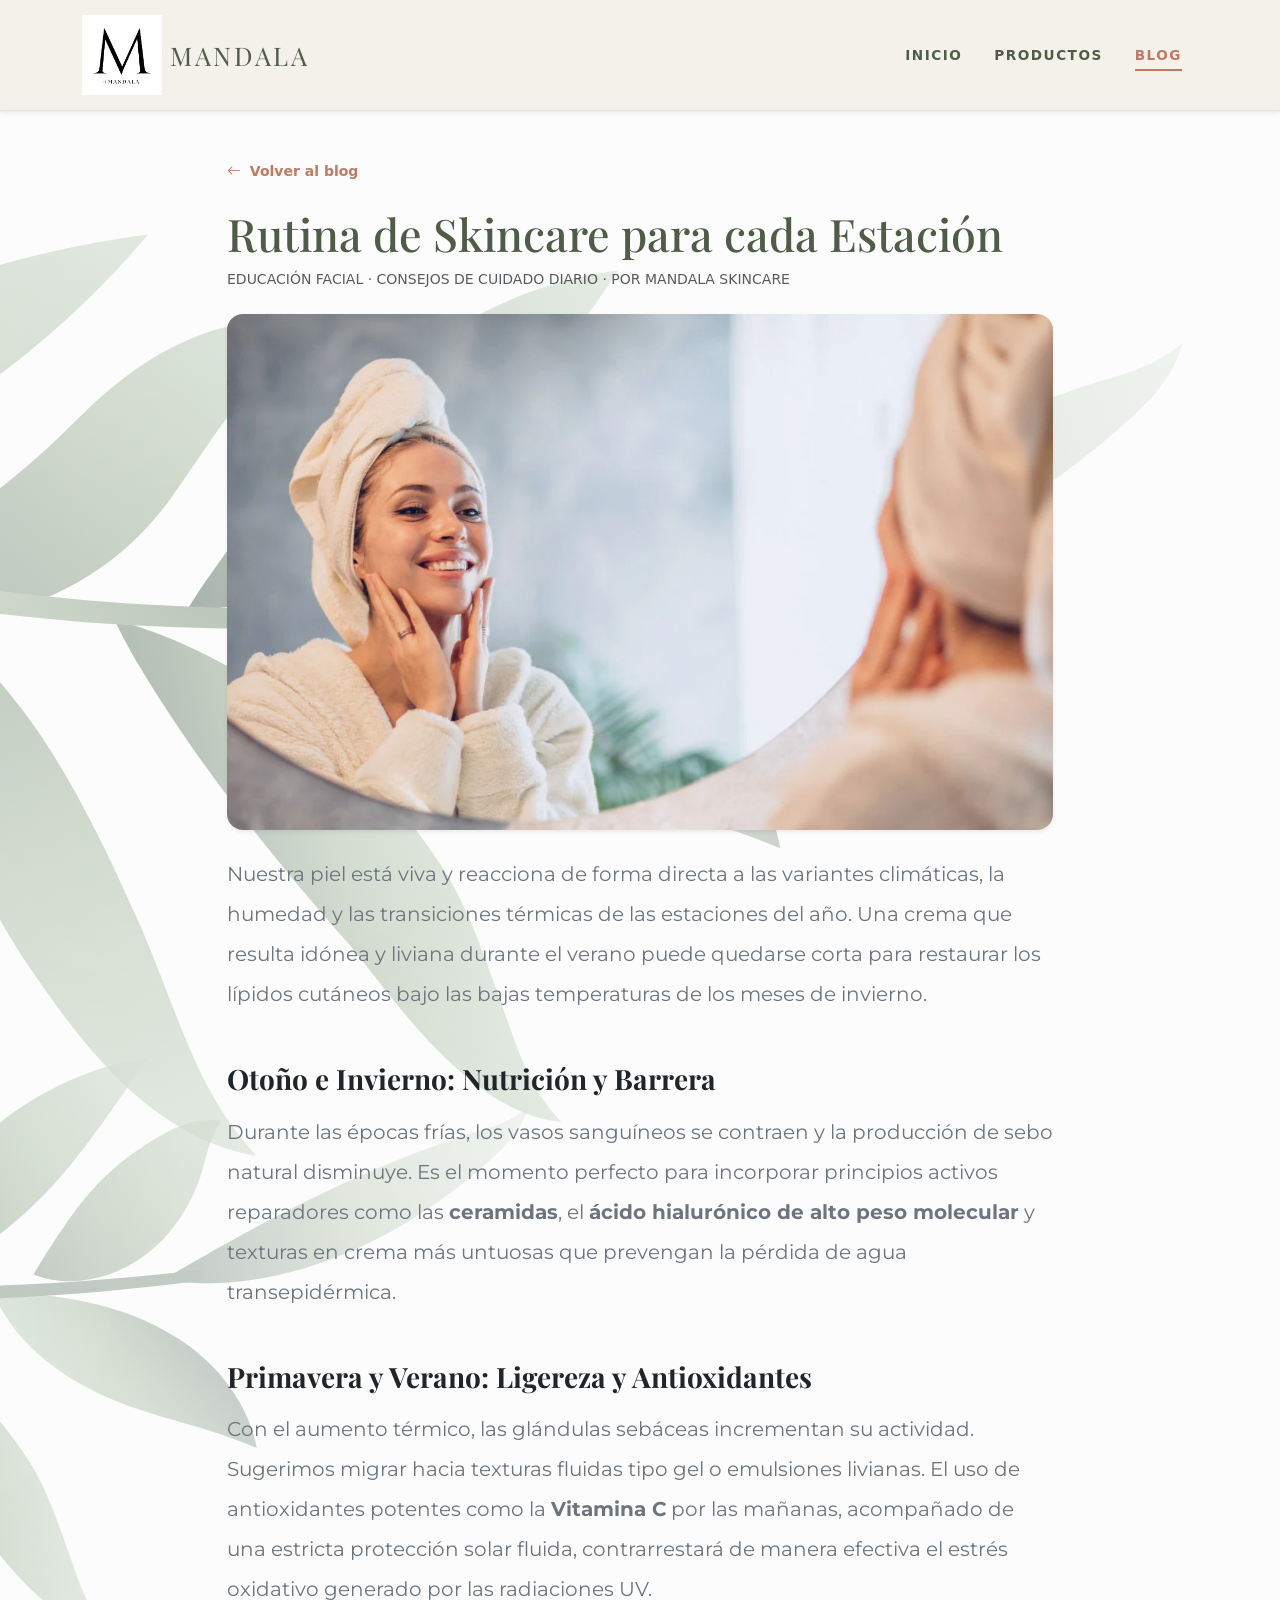
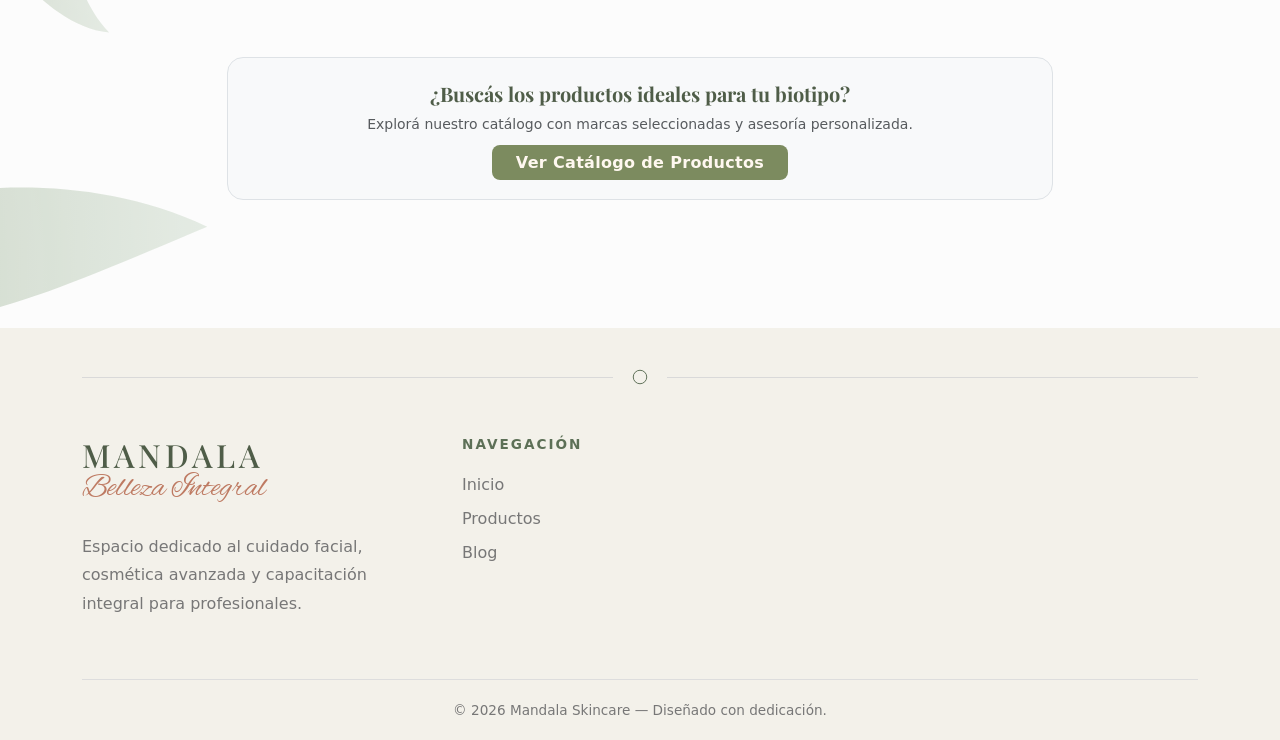
<file: blog/rutinas.html>
<!DOCTYPE html>
<html lang="es">
<head>
    <meta charset="UTF-8">
    <meta name="viewport" content="width=device-width, initial-scale=1.0">
    <link href="https://fonts.googleapis.com/css2?family=Playfair+Display:wght@600&display=swap" rel="stylesheet">
    <link rel="stylesheet" href="https://cdn.jsdelivr.net/npm/bootstrap-icons@1.11.3/font/bootstrap-icons.min.css">
    <link href="https://fonts.googleapis.com/css2?family=Montserrat:wght@400;600;700&family=Alex+Brush&display=swap" rel="stylesheet">
    <title>Rutina de Skincare para cada Estación — Mandala Skincare</title>
    
    <!-- Bootstrap -->
    <link href="https://cdn.jsdelivr.net/npm/bootstrap@5.3.3/dist/css/bootstrap.min.css" rel="stylesheet">
    <!-- CSS propio -->
    <link rel="stylesheet" href="../css/style.css">
</head>
<body>

    <!-- MENÚ DE NAVEGACIÓN INSTITUCIONAL -->
    <nav class="navbar navbar-expand-lg navbar-light navbar-mandala shadow-sm sticky-top">
        <div class="container">
            <a class="navbar-brand d-flex align-items-center" href="../index.html">
                <img src="../img/logo-mandala.jpg" alt="Mandala Belleza Integral" height="80">
                <span class="ms-2 logo-text">MANDALA</span>
            </a>
            <button class="navbar-toggler" data-bs-toggle="collapse" data-bs-target="#menu">
                <span class="navbar-toggler-icon"></span>
            </button>
            <div class="collapse navbar-collapse" id="menu">
                <ul class="navbar-nav ms-auto">
                    <li class="nav-item"><a class="nav-link" href="../index.html">Inicio</a></li>
                    <li class="nav-item"><a class="nav-link" href="../productos.html">Productos</a></li>
                    <li class="nav-item"><a class="nav-link active" href="../blog.html">Blog</a></li>
                </ul>
            </div>
        </div>
    </nav>

    <!-- CONTENIDO DEL ARTÍCULO EDUCATIVO -->
    <article class="container py-5" style="max-width: 850px;">
        <div class="mb-4">
            <a href="../blog.html" class="text-decoration-none fw-semibold small" style="color: #be7a62;">
                <i class="bi bi-arrow-left me-1"></i> Volver al blog
            </a>
        </div>

        <h1 class="mb-2" style="font-family: 'Playfair Display', serif; color: #4f5d48; font-size: 2.8rem;">Rutina de Skincare para cada Estación</h1>
        <p class="text-muted small mb-4 tracking-wide text-uppercase">
            Educación Facial · Consejos de Cuidado diario · Por Mandala Skincare
        </p>

        <div class="rounded-4 overflow-hidden shadow-sm mb-4">
            <!-- Marcador de posición elegante con paleta Mandala -->
            <img src="../img/rutinafacialblog.webp" class="w-100 object-fit-cover" alt="Skincare">
        </div>

        <div class="lh-lg text-secondary my-4 fs-5" style="font-family: 'Montserrat', sans-serif; font-weight: 400;">
            <p>
                Nuestra piel está viva y reacciona de forma directa a las variantes climáticas, la humedad y las transiciones térmicas de las estaciones del año. Una crema que resulta idónea y liviana durante el verano puede quedarse corta para restaurar los lípidos cutáneos bajo las bajas temperaturas de los meses de invierno.
            </p>
            
            <h3 class="mt-5 mb-3 fw-bold text-dark" style="font-family: 'Playfair Display', serif;">Otoño e Invierno: Nutrición y Barrera</h3>
            <p>
                Durante las épocas frías, los vasos sanguíneos se contraen y la producción de sebo natural disminuye. Es el momento perfecto para incorporar principios activos reparadores como las <strong>ceramidas</strong>, el <strong>ácido hialurónico de alto peso molecular</strong> y texturas en crema más untuosas que prevengan la pérdida de agua transepidérmica.
            </p>

            <h3 class="mt-5 mb-3 fw-bold text-dark" style="font-family: 'Playfair Display', serif;">Primavera y Verano: Ligereza y Antioxidantes</h3>
            <p>
                Con el aumento térmico, las glándulas sebáceas incrementan su actividad. Sugerimos migrar hacia texturas fluidas tipo gel o emulsiones livianas. El uso de antioxidantes potentes como la <strong>Vitamina C</strong> por las mañanas, acompañado de una estricta protección solar fluida, contrarrestará de manera efectiva el estrés oxidativo generado por las radiaciones UV.
            </p>
        </div>

        <div class="text-center mt-5 bg-light p-4 rounded-4 border">
            <h5 class="fw-bold mb-2" style="color: #4f5d48; font-family: 'Playfair Display', serif;">¿Buscás los productos ideales para tu biotipo?</h5>
            <p class="text-muted small mb-3">Explorá nuestro catálogo con marcas seleccionadas y asesoría personalizada.</p>
            <a href="../productos.html" class="btn-mandala text-decoration-none px-4 py-2">
                Ver Catálogo de Productos
            </a>
        </div>
    </article>

    <!-- FOOTER INSTITUCIONAL COMPLETO MANDALA -->
    <footer class="footer-mandala">
        <div class="container">
            <div class="footer-divider">
                <span></span>
                <svg xmlns="http://www.w3.org/2000/svg" viewBox="0 0 24 24"><path d="M12 21a9 9 0 1 0 0-18 9 9 0 0 0 0 18z"/></svg>
                <span></span>
            </div>
            <div class="row g-4 text-start">
                <div class="col-md-4">
                    <h2 class="footer-logo">MANDALA</h2>
                    <div class="footer-subtitulo">Belleza Integral</div>
                    <p class="footer-texto">Espacio dedicado al cuidado facial, cosmética avanzada y capacitación integral para profesionales.</p>
                </div>
                <div class="col-md-2">
                    <h5>Navegación</h5>
                    <a href="../index.html">Inicio</a>
                    <a href="../productos.html">Productos</a>
                    <a href="../blog.html">Blog</a>
                </div>
                <!-- <div class="col-md-3">
                    <h5>Políticas</h5>
                    <a href="../politicas-privacidad.html">Políticas de privacidad</a>
                    <a href="../cambios-y-devoluciones.html">Cambios y devoluciones</a>
                </div> 
                <div class="col-md-3">
                    <h5>Newsletter</h5>
                    <div class="footer-news">
                        <input type="email" placeholder="Tu email...">
                        <button type="button">Unirse</button>
                    </div>
                </div>-->
            </div>
            <div class="footer-copy">
                © 2026 Mandala Skincare — Diseñado con dedicación.
            </div>
        </div>
    </footer>

    <script src="https://cdn.jsdelivr.net/npm/bootstrap@5.3.3/dist/js/bootstrap.bundle.min.js"></script>
</body>
</html>
</file>
<file: css/style.css>
body {
    min-height: 100vh;   /* fallback para navegadores viejos */
    min-height: 100dvh;  /* altura real de pantalla en mobile (evita el hueco con la barra de direcciones) */
    display: flex;
    flex-direction: column;
    background-color: #F7F9F5;
    background-image: url("../img/hojasfondo.svg");
    background-repeat: no-repeat;
    background-position: center top;
    background-size: cover;
}

/* El footer real se inyecta dentro de este div vía JS (fetch footer.html).
   Como este div es el hijo directo de body (el flex container), el
   margin-top:auto tiene que ir acá, no en el <footer> de adentro. */
#footer {
    margin-top: auto;
}
/* ===== BARRA DE BENEFICIOS (arriba del navbar, en todas las páginas) ===== */
.barra-anuncios{
    background:#4f5d48;
    color:#F7F9F5;
    overflow:hidden;
    white-space:nowrap;
    padding:9px 0;
}

.barra-anuncios-track{
    display:inline-flex;
    align-items:center;
    animation: deslizarAnuncios 16s linear infinite;
    will-change: transform;
}

.barra-anuncios-track span{
    font-size:.8rem;
    font-weight:600;
    letter-spacing:.03em;
}

.barra-anuncios-track i{
    color:#be7a62;
    margin-right:4px;
}

.barra-anuncios-separador{
    margin:0 24px;
    opacity:.5;
}

@keyframes deslizarAnuncios{
    from{ transform: translateX(0); }
    to{ transform: translateX(-50%); }
}

/* Respeta a quienes prefieren menos movimiento en pantalla */
@media (prefers-reduced-motion: reduce){
    .barra-anuncios-track{
        animation: none;
    }
}

@media (max-width: 576px){
    .barra-anuncios-track span{
        font-size:.72rem;
    }
}

/* ===== PÁGINAS LEGALES (cambios y devoluciones, políticas de privacidad) ===== */
.pagina-legal-intro{
    font-size:1.05rem;
    color:#4f5d48;
    font-weight:600;
    line-height:1.7;
    padding-bottom:20px;
    border-bottom:1px solid #EFEAE1;
    margin-bottom:24px;
}

.pagina-legal h2{
    font-size:1.05rem;
    font-family:'Playfair Display', serif;
    color:#4f5d48;
    margin-top:28px;
    margin-bottom:10px;
    display:flex;
    align-items:center;
    gap:10px;
}

.pagina-legal h2 i{
    color:#be7a62;
    font-size:1rem;
}

.pagina-legal p{
    color:#666;
    line-height:1.8;
    margin-bottom:14px;
}

.pagina-legal a{
    color:#be7a62;
    text-decoration:underline;
}

.pagina-legal-lista{
    color:#666;
    line-height:1.8;
    padding-left:20px;
    margin-bottom:14px;
}

.pagina-legal-lista li{
    margin-bottom:6px;
}

.pagina-legal-fecha{
    font-size:.8rem;
    color:#999;
    font-style:italic;
}

.pagina-legal-contacto{
    margin-top:32px;
    padding-top:24px;
    border-top:1px solid #EFEAE1;
    text-align:center;
}

.pagina-legal-contacto p{
    margin-bottom:0;
    color:#4f5d48;
    font-weight:600;
}

.btn-contacto-legal,
.pagina-legal a.btn-contacto-legal{
    background-color:#be7a62;
    border:none;
    color:#FFF8F0;
    text-decoration:none;
    border-radius:8px;
    padding:10px 20px;
    font-weight:600;
    letter-spacing:0.02em;
    transition:background-color 0.2s ease, transform 0.15s ease;
}

.btn-contacto-legal:hover,
.pagina-legal a.btn-contacto-legal:hover{
    background-color:#a3634d;
    color:#FFF8F0;
    text-decoration:none;
    transform:translateY(-1px);
}

/* ===== NAVBAR (misma paleta que el footer) ===== */

.navbar-mandala{
    background:#F3F1EA !important;
    border-bottom:1px solid #e4e0d4;
    padding:10px 0;
}

.navbar-mandala .logo-text{
    font-family:'Playfair Display', serif;
    font-size:1.6rem;
    letter-spacing:3px;
    color:#4f5d48;
}

.navbar-mandala .nav-link{
    position:relative;
    color:#4f5d48;
    font-weight:600;
    font-size:.85rem;
    text-transform:uppercase;
    letter-spacing:1.5px;
    padding:10px 16px !important;
    transition:color .3s ease;
}

.navbar-mandala .nav-link::after{
    content:'';
    position:absolute;
    left:16px;
    right:16px;
    bottom:4px;
    height:2px;
    background:#be7a62;
    transform:scaleX(0);
    transform-origin:left;
    transition:transform .3s ease;
}

.navbar-mandala .nav-link:hover,
.navbar-mandala .nav-link.active{
    color:#be7a62;
}

.navbar-mandala .nav-link:hover::after,
.navbar-mandala .nav-link.active::after{
    transform:scaleX(1);
}

.navbar-mandala .btn-carrito{
    color:#4f5d48;
}

.navbar-mandala .badge-carrito{
    background:#be7a62;
}

.navbar-mandala .navbar-toggler{
    border-color:#4f5d48;
}

.navbar-mandala .navbar-toggler:focus{
    box-shadow:0 0 0 .2rem rgba(190,122,98,.25);
}

/* ===== BUSCADOR ===== */

.buscador-wrap{
    position:relative;
}

.buscador-icono{
    position:absolute;
    left:18px;
    top:50%;
    transform:translateY(-50%);
    color:#5d7057;
    pointer-events:none;
}

input.form-control[type="text"]{
    background:#F3F1EA;
    border:1px solid #d8d4cb;
    color:#4f5d48;
    border-radius:30px;
    padding:12px 42px;
    transition:all .3s ease;
}

input.form-control[type="text"]::placeholder{
    color:#999;
}

input.form-control[type="text"]:focus{
    background:#fff;
    border-color:#be7a62;
    box-shadow:0 0 0 .2rem rgba(190,122,98,.18);
}

.buscador-limpiar{
    position:absolute;
    right:14px;
    top:50%;
    transform:translateY(-50%);
    background:none;
    border:none;
    color:#a89a8c;
    padding:0;
    display:none;
    transition:color .2s ease;
}

.buscador-limpiar.visible{
    display:block;
}

.buscador-limpiar:hover{
    color:#be7a62;
}

/* Dropdown de sugerencias, mismo lenguaje visual que el dropdown del footer */
.buscador-sugerencias{
    list-style:none;
    margin:8px 0 0;
    padding:8px 0;
    background:#fff;
    border-radius:12px;
    box-shadow:0 10px 30px rgba(0,0,0,.14);
    position:absolute;
    top:100%;
    left:0;
    right:0;
    z-index:1000;

    opacity:0;
    visibility:hidden;
    transform:translateY(-8px);
    transition:opacity .2s ease, transform .2s ease, visibility .2s;
    max-height:320px;
    overflow-y:auto;
}

.buscador-sugerencias.mostrar{
    opacity:1;
    visibility:visible;
    transform:translateY(0);
}

.buscador-sugerencias li{
    display:flex;
    align-items:center;
    gap:10px;
    padding:10px 20px;
    color:#4f5d48;
    font-size:.92rem;
    cursor:pointer;
    transition:background .15s ease;
}

.buscador-sugerencias li i{
    color:#a89a8c;
    font-size:.85rem;
}

.buscador-sugerencias li:hover,
.buscador-sugerencias li.activa{
    background:#F3F1EA;
}

.buscador-sugerencias li strong{
    color:#be7a62;
    font-weight:700;
}

/* Mensaje de "sin resultados" */
.sin-resultados-busqueda{
    display:none;
    color:#4f5d48;
}

.sin-resultados-busqueda i{
    font-size:2rem;
    color:#c9c2b3;
    display:block;
    margin-bottom:12px;
}

.sin-resultados-sugerencia{
    color:#999;
    font-size:.9rem;
}

/* Resalte breve al saltar a un producto elegido desde el buscador */
.card.card-destacada{
    animation:destacarCard 1.2s ease;
    border-radius:.375rem;
}

@keyframes destacarCard{
    0%{ box-shadow:0 0 0 3px rgba(190,122,98,.6); }
    100%{ box-shadow:0 0 0 0 rgba(190,122,98,0); }
}
/* ===== CARRUSEL - IMAGEN ===== */
.carousel-item img {
    height: 550px;
    object-fit: cover;
}


#carouselExample {
    padding: 15px;
    background: #F7F4EC;
}

.carousel-inner {
    border-radius: 12px;
    overflow: hidden;
}

.carousel-item img {
    height: 550px;
    object-fit: cover;
    border-radius: 12px;
}

/* ===== CARRUSEL - CAPTION ===== */
.carousel-caption {
    background: rgba(0, 0, 0, .35);
    border-radius: 15px;
    padding: 30px;
    bottom: 40px;
    left: 8%;
    right: auto;
    max-width: 550px;
    text-align: left;
}

/* ===== LOGO NAVBAR ===== */
.logo-text {
    font-family: 'Playfair Display', serif;
    font-size: 1.6rem;
    letter-spacing: 3px;
    color: #000;
}

/* ===== TÍTULOS DEL CARRUSEL ===== */
.titulo-bold {
    font-family: 'Montserrat', sans-serif;
    font-weight: 600;
    letter-spacing: 3px;
    color: #f5f5f5;
    font-size: 1.8rem;
    display: block;
}

.titulo-script {
    font-family: 'Alex Brush', cursive;
    font-size: 3.5rem;
    line-height: 1.1;
    display: block;
    color: #ffffff;
    text-shadow: 1px 1px 6px rgba(0, 0, 0, .35);
}

.carousel-caption p {
    font-size: 20px;
    color: #f5f5f5;
}

/* ===== BOTON COMPRAR ===== */
.btn-mandala {
    background-color: #7C8B5F;
    border: none;
    color: #FFF8F0;
    border-radius: 8px;
    padding: 10px 20px;
    font-weight: 600;
    letter-spacing: 0.02em;
    transition: background-color 0.2s ease, transform 0.15s ease;
}

.btn-mandala:hover {
    background-color: #5C6B4F;
    transform: translateY(-1px);
}

.btn-mandala:active {
    transform: translateY(0);
}
/* ===== CARDS DE PRODUCTOS===== */
.card-body h5 {
    font-size: 1.1rem;
    min-height: 50px;
}

.card-body p {
    font-size: 0.9rem;
    line-height: 1.4;
}

.card {
    height: 100%;
}

.img-hover-wrap {
    position: relative;
    height: 300px;
    overflow: hidden;
    background: #f5f5f5;
}

.img-hover-wrap img {
    position: absolute;
    top: 0;
    left: 0;
    width: 100%;
    height: 300px;
    object-fit: contain;
    transition: opacity 0.4s ease;
}

.img-normal {
    opacity: 1;
}

.img-hover {
    opacity: 0;
}

.img-hover-wrap:hover .img-normal {
    opacity: 0;
}

.img-hover-wrap:hover .img-hover {
    opacity: 1;
}
/* ===== CARRITO ===== */
.btn-carrito {
    background: none;
    border: none;
    font-size: 1.4rem;
    position: relative;
    cursor: pointer;
}

.badge-carrito {
    position: absolute;
    top: -5px;
    right: -10px;
    background: #3E4A3C;
    color: #fff;
    font-size: 0.7rem;
    border-radius: 50%;
    padding: 2px 6px;
}

#listaCarrito li {
    display: flex;
    justify-content: space-between;
    align-items: center;
    padding: 8px 0;
    border-bottom: 1px solid #eee;
}

#listaCarrito button {
    background: none;
    border: none;
    color: #b33;
    cursor: pointer;
}

.btn-vaciar-carrito {
    background: none;
    border: 1px solid #d8d4cb;
    color: #a3634d;
    border-radius: 20px;
    padding: 4px 14px;
    font-size: 0.8rem;
    font-weight: 600;
    display: inline-flex;
    align-items: center;
    gap: 6px;
    transition: background-color 0.2s ease, color 0.2s ease;
}

.btn-vaciar-carrito:hover {
    background-color: #FBEDE8;
    color: #a3634d;
    border-color: #a3634d;
}

.toast-confirmacion {
    position: fixed;
    bottom: 30px;
    right: 30px;
    background: #3E4A3C;
    color: #fff;
    padding: 14px 22px;
    border-radius: 8px;
    opacity: 0;
    transform: translateY(20px);
    transition: all 0.3s ease;
    pointer-events: none;
    z-index: 9999;
}

.toast-confirmacion.mostrar {
    opacity: 1;
    transform: translateY(0);
}
/* ===== PAGINACIÓN ===== */
.pagination .page-link {
    color: #3E4A3C;
    border-color: #DDE7D4;
}

.pagination .page-link:hover {
    color: #fff;
    background-color: #c6cc91;
    border-color: #c6cc91;
}

.pagination .page-item.active .page-link {
    background-color: #3E4A3C;
    border-color: #3E4A3C;
    color: #fff;
}
.img-hover-wrap {
    position: relative;
    overflow: hidden;
}

/* Badge de descuento — tipo etiqueta de producto natural */
.badge-descuento {
    position: absolute;
    top: 12px;
    left: 12px;
    background: #C97B5C; /* terracota, contrasta lindo con el verde salvia de tus botones */
    color: #FFF8F0;
    padding: 6px 14px 6px 12px;
    border-radius: 4px 14px 4px 14px; /* esquinas asimétricas, sensación "etiqueta" en vez de cartel de oferta */
    font-size: 0.78rem;
    font-weight: 700;
    letter-spacing: 0.03em;
    box-shadow: 0 3px 8px rgba(0, 0, 0, 0.15);
    z-index: 2;
    transform: rotate(-3deg); /* un toque artesanal, no perfectamente cuadrado */
}

/* Precio anterior tachado, más suave que un gris genérico */
.precio-anterior {
    text-decoration: line-through;
    text-decoration-color: #C97B5C;
    text-decoration-thickness: 1.5px;
    color: #A89A8C;
    font-size: 0.9rem;
    margin-right: 10px;
    font-weight: 400;
}

.precio-wrap {
    display: flex;
    align-items: baseline;
    gap: 4px;
    flex-wrap: wrap;
}

.precio-wrap h4 {
    color: #C97B5C;
    margin: 0;
}

/* Medios de pago */
.badge-pago {
    display: inline-block;
    background: #F1EDE4;
    color: #5C6B4F;
    padding: 6px 16px;
    border-radius: 20px;
    margin: 4px;
    font-size: 0.85rem;
    font-weight: 600;
}
/* Badge "Más vendido" */
.badge-destacado {
    position: absolute;
    top: 12px;
    right: 12px;
    background: #E8C468;
    color: #4A3B1F;
    padding: 5px 12px;
    border-radius: 20px;
    font-size: 0.75rem;
    font-weight: 700;
    box-shadow: 0 2px 6px rgba(0, 0, 0, 0.15);
    z-index: 2;
}

/* Aviso de stock bajo */
.aviso-stock {
    color: #C0392B;
    font-weight: 600;
    font-size: 0.85rem;
}


/* Banner de envío gratis, arriba de los productos */
.badge-envio-gratis {
    display: inline-flex;
    align-items: center;
    gap: 6px;
    background: #EAF2E3;
    color: #5C6B4F;
    padding: 8px 18px;
    border-radius: 20px;
    font-weight: 600;
    font-size: 0.9rem;
}

.badge-envio-gratis .camion {
    display: inline-block;
    animation: manejar 1.8s ease-in-out infinite;
}

@keyframes manejar {
    0%, 100% { transform: translateX(0); }
    50% { transform: translateX(5px); }
}

@keyframes deslizarIzquierda {
    from { opacity: 0; transform: translateX(-60px); }
    to   { opacity: 1; transform: translateX(0); }
}

@keyframes deslizarDerecha {
    from { opacity: 0; transform: translateX(60px); }
    to   { opacity: 1; transform: translateX(0); }
}

.filas-animadas > .col {
    opacity: 0;
}

.filas-animadas > .col:nth-child(odd) {
    animation: deslizarIzquierda 0.6s ease forwards;
}

.filas-animadas > .col:nth-child(even) {
    animation: deslizarDerecha 0.6s ease forwards;
}

.filas-animadas > .col:nth-child(1) { animation-delay: 0.05s; }
.filas-animadas > .col:nth-child(2) { animation-delay: 0.15s; }
.filas-animadas > .col:nth-child(3) { animation-delay: 0.25s; }
.filas-animadas > .col:nth-child(4) { animation-delay: 0.35s; }
.filas-animadas > .col:nth-child(5) { animation-delay: 0.45s; }
.filas-animadas > .col:nth-child(6) { animation-delay: 0.55s; }

/*====================================
        FOOTER MANDALA
====================================*/

.footer-mandala{
    background:#F3F1EA;
    margin-top:80px;
    padding:40px 0 0;
    color:#4f5d48;
}

.footer-divider{
    display:flex;
    align-items:center;
    justify-content:center;
    margin-bottom:50px;
}

.footer-divider span{
    flex:1;
    height:1px;
    background:#d9d9d9;
}

.footer-divider svg{
    width:18px;
    height:18px;
    margin:0 18px;
    stroke:#5d7057;
    stroke-width:1.3;
    fill:none;
}

.footer-logo{
    font-family:'Playfair Display', serif;
    font-size:2rem;
    letter-spacing:4px;
    color:#4f5d48;
    margin:0;
}

.footer-subtitulo{
    font-family:'Alex Brush', cursive;
    font-size:2rem;
    color:#be7a62;
    margin-top:-10px;
}

.footer-texto{
    margin-top:20px;
    color:#777;
    line-height:1.8;
    max-width:330px;
}

.footer-mandala h5{
    font-size:.85rem;
    text-transform:uppercase;
    letter-spacing:2px;
    margin-bottom:20px;
    color:#5d7057;
    font-weight:700;
}

.footer-mandala a{
    display:block;
    text-decoration:none;
    color:#777;
    margin-bottom:10px;
    transition:.3s;
}

.footer-mandala a:hover{
    color:#be7a62;
}

.footer-mandala p{
    color:#777;
    margin-bottom:10px;
}

.footer-redes{
    display:flex;
    gap:15px;
    margin-top:25px;
}

.footer-redes a{
    width:42px;
    height:42px;
    border-radius:50%;
    border:1px solid #cfcfcf;
    display:flex;
    justify-content:center;
    align-items:center;
    font-size:18px;
    color:#4f5d48;
    transition:.3s;
}

.footer-redes a:hover{
    background:#be7a62;
    color:#fff;
    border-color:#be7a62;
    transform:translateY(-3px);
}

.footer-news{
    display:flex;
    margin-top:20px;
    border-bottom:1px solid #bbb;
}

.footer-news input{
    flex:1;
    border:none;
    background:none;
    padding:10px 5px;
    outline:none;
    font-size:.9rem;
}

.footer-news input::placeholder{
    color:#999;
}

.footer-news button{
    border:none;
    background:none;
    color:#4f5d48;
    font-weight:600;
    padding:10px 5px;
    transition:.3s;
}

.footer-news button:hover{
    color:#be7a62;
}

.footer-copy{
    margin-top:50px;
    border-top:1px solid #ddd;
    padding:20px;
    text-align:center;
    color:#777;
    font-size:.85rem;
}

/*==========================
    Responsive
    (el footer mantiene el mismo estilo y alineación
    en todas las vistas; las columnas se acomodan
    solas gracias a la grilla de Bootstrap)
==========================*/

/*====================================
    DROPDOWN "Cambios y devoluciones"
====================================*/

.footer-dropdown {
    position: relative;
    display: inline-block;
}

.footer-dropdown-toggle {
    cursor: pointer;
    display: flex !important;
    align-items: center;
    gap: 6px;
}

.footer-dropdown-icono {
    font-size: 0.7rem;
    transition: transform 0.3s ease;
}

.footer-dropdown.abierto .footer-dropdown-icono {
    transform: rotate(180deg);
}

.footer-dropdown-menu {
    list-style: none;
    margin: 12px 0 0 0;
    padding: 0;
    width: 340px;
    max-width: 90vw;
    background: #fff;
    border-radius: 12px;
    box-shadow: 0 10px 30px rgba(0, 0, 0, 0.14);
    position: absolute;
    top: 100%;
    left: 0;
    z-index: 999;

    /* estado cerrado */
    display: block;
    opacity: 0;
    visibility: hidden;
    transform: translateY(-8px);
    transition: opacity 0.25s ease, transform 0.25s ease, visibility 0.25s;
    max-height: 60vh;
    overflow-y: auto;
}

.footer-dropdown-menu.mostrar {
    opacity: 1;
    visibility: visible;
    transform: translateY(0);
}

.footer-dropdown-menu > li:first-child {
    border-bottom: 1px solid #eee;
}

.footer-dropdown-menu > li:first-child a {
    display: block;
    padding: 14px 20px;
    font-weight: 700;
    font-size: 0.85rem;
    text-transform: uppercase;
    letter-spacing: 1px;
    color: #5d7057 !important;
    text-decoration: none;
    margin: 0;
    transition: background 0.2s ease;
}

.footer-dropdown-menu > li:first-child a:hover {
    background: #F3F1EA;
}

.footer-dropdown-info {
    padding: 18px 20px 20px;
}

.footer-dropdown-info p {
    font-size: 0.85rem;
    line-height: 1.6;
    color: #666;
    margin: 0 0 12px 0;
}

.footer-dropdown-info p:last-child {
    margin-bottom: 0;
}

.footer-dropdown-info strong {
    display: inline-block;
    color: #4f5d48;
    margin-top: 4px;
    font-size: 0.85rem;
}

.footer-dropdown-info a {
    display: inline !important;
    color: #be7a62 !important;
    text-decoration: underline;
    margin: 0;
}

/* En mobile el dropdown ocupa todo el ancho disponible, sin salirse de pantalla */
@media (max-width: 767px) {
    .footer-dropdown-menu {
        width: 100%;
        left: 0;
        right: 0;
    }
}

/* Botón "Leer en grande" */
.footer-dropdown-ampliar {
    display: flex !important;
    align-items: center;
    gap: 8px;
    width: 100%;
    background: none;
    border: none;
    padding: 14px 20px;
    font-weight: 700;
    font-size: 0.85rem;
    text-transform: uppercase;
    letter-spacing: 1px;
    color: #5d7057;
    text-align: left;
    cursor: pointer;
    transition: 0.2s ease;
}

.footer-dropdown-ampliar:hover {
    background: #F3F1EA;
}

/* Modal ampliado */
.modal-mandala {
    border-radius: 16px;
    border: none;
    overflow: hidden;
}

.modal-mandala .modal-header {
    background: #F3F1EA;
    border-bottom: none;
    padding: 22px 28px;
}

.modal-mandala .modal-title {
    font-family: 'Playfair Display', serif;
    color: #4f5d48;
    letter-spacing: 0.5px;
}

.modal-mandala .modal-body {
    padding: 30px 32px 34px;
}

.modal-mandala .modal-body p {
    font-size: 1.05rem;
    line-height: 1.8;
    color: #555;
    margin-bottom: 18px;
}

.modal-mandala .modal-body h6 {
    font-size: 0.95rem;
    text-transform: uppercase;
    letter-spacing: 1px;
    color: #5d7057;
    font-weight: 700;
    margin-top: 26px;
    margin-bottom: 10px;
}

.modal-mandala .modal-body a {
    display: inline !important;
    color: #be7a62 !important;
    text-decoration: underline;
}
/* =========================================================
   DETALLE DE PRODUCTO EN MODAL (presentación, ingredientes, modo de uso, tipo de piel)
   ========================================================= */
.detalle-producto {
    display: flex;
    flex-direction: column;
    gap: 10px;
    border-top: 1px solid #EFEAE1;
    border-bottom: 1px solid #EFEAE1;
    padding: 14px 0;
}

.detalle-item {
    display: flex;
    flex-direction: column;
    gap: 2px;
}

.detalle-item.d-none {
    display: none;
}

.detalle-label {
    font-size: 0.75rem;
    font-weight: 700;
    text-transform: uppercase;
    letter-spacing: 0.04em;
    color: #7C8B5F;
    display: flex;
    align-items: center;
    gap: 6px;
}

.detalle-label i {
    color: #be7a62;
    font-size: 0.9rem;
}

.detalle-valor {
    font-size: 0.9rem;
    color: #4f5d48;
    line-height: 1.5;
}

/* =========================================================
   BOTÓN "VOLVER ARRIBA"
   ========================================================= */
.btn-volver-arriba {
    position: fixed;
    bottom: 24px;
    right: 24px;
    width: 46px;
    height: 46px;
    border-radius: 50%;
    border: none;
    background-color: #7C8B5F;
    color: #FFF8F0;
    font-size: 1.2rem;
    display: flex;
    align-items: center;
    justify-content: center;
    box-shadow: 0 3px 10px rgba(0, 0, 0, 0.2);
    cursor: pointer;
    z-index: 1050;
    opacity: 0;
    visibility: hidden;
    transform: translateY(10px);
    transition: opacity 0.25s ease, transform 0.25s ease, background-color 0.2s ease;
}

.btn-volver-arriba.visible {
    opacity: 1;
    visibility: visible;
    transform: translateY(0);
}

.btn-volver-arriba:hover {
    background-color: #5C6B4F;
}

@media (max-width: 576px) {
    .btn-volver-arriba {
        bottom: 16px;
        right: 16px;
        width: 42px;
        height: 42px;
    }
}
</file>
